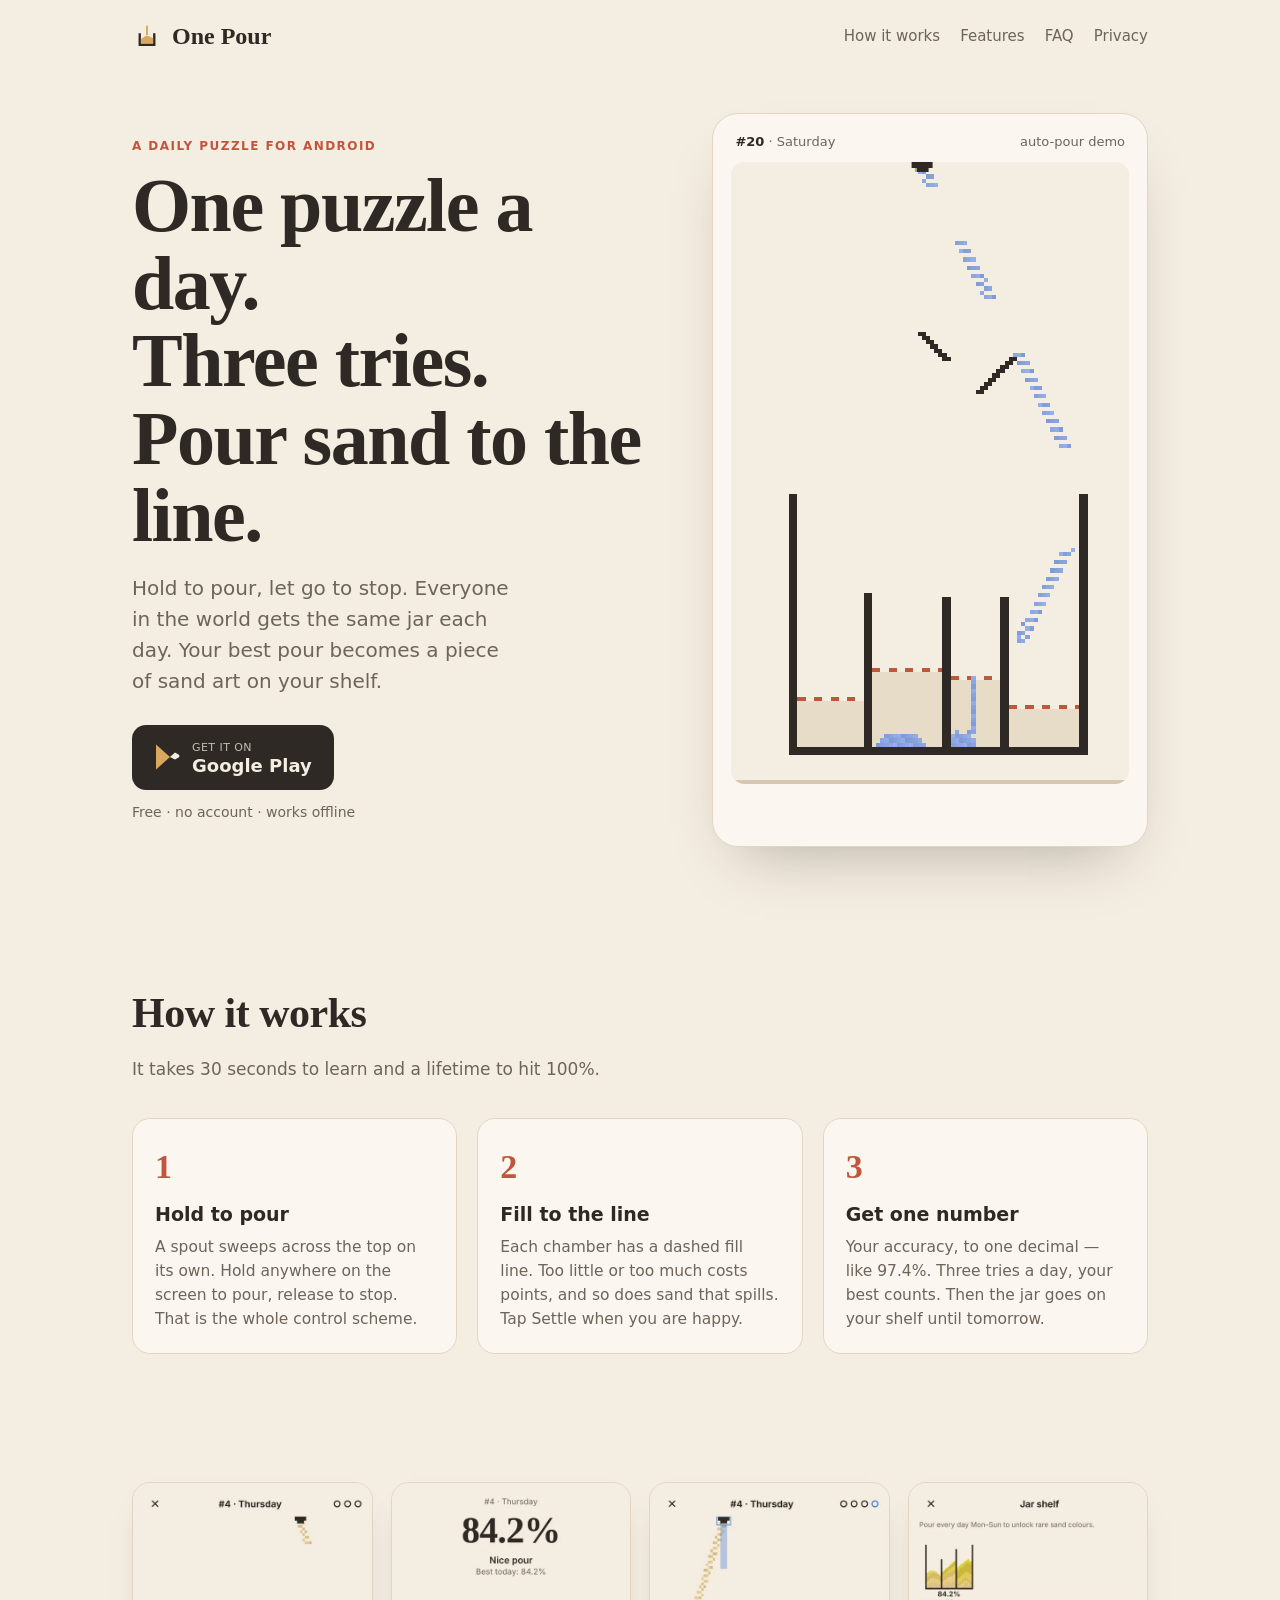
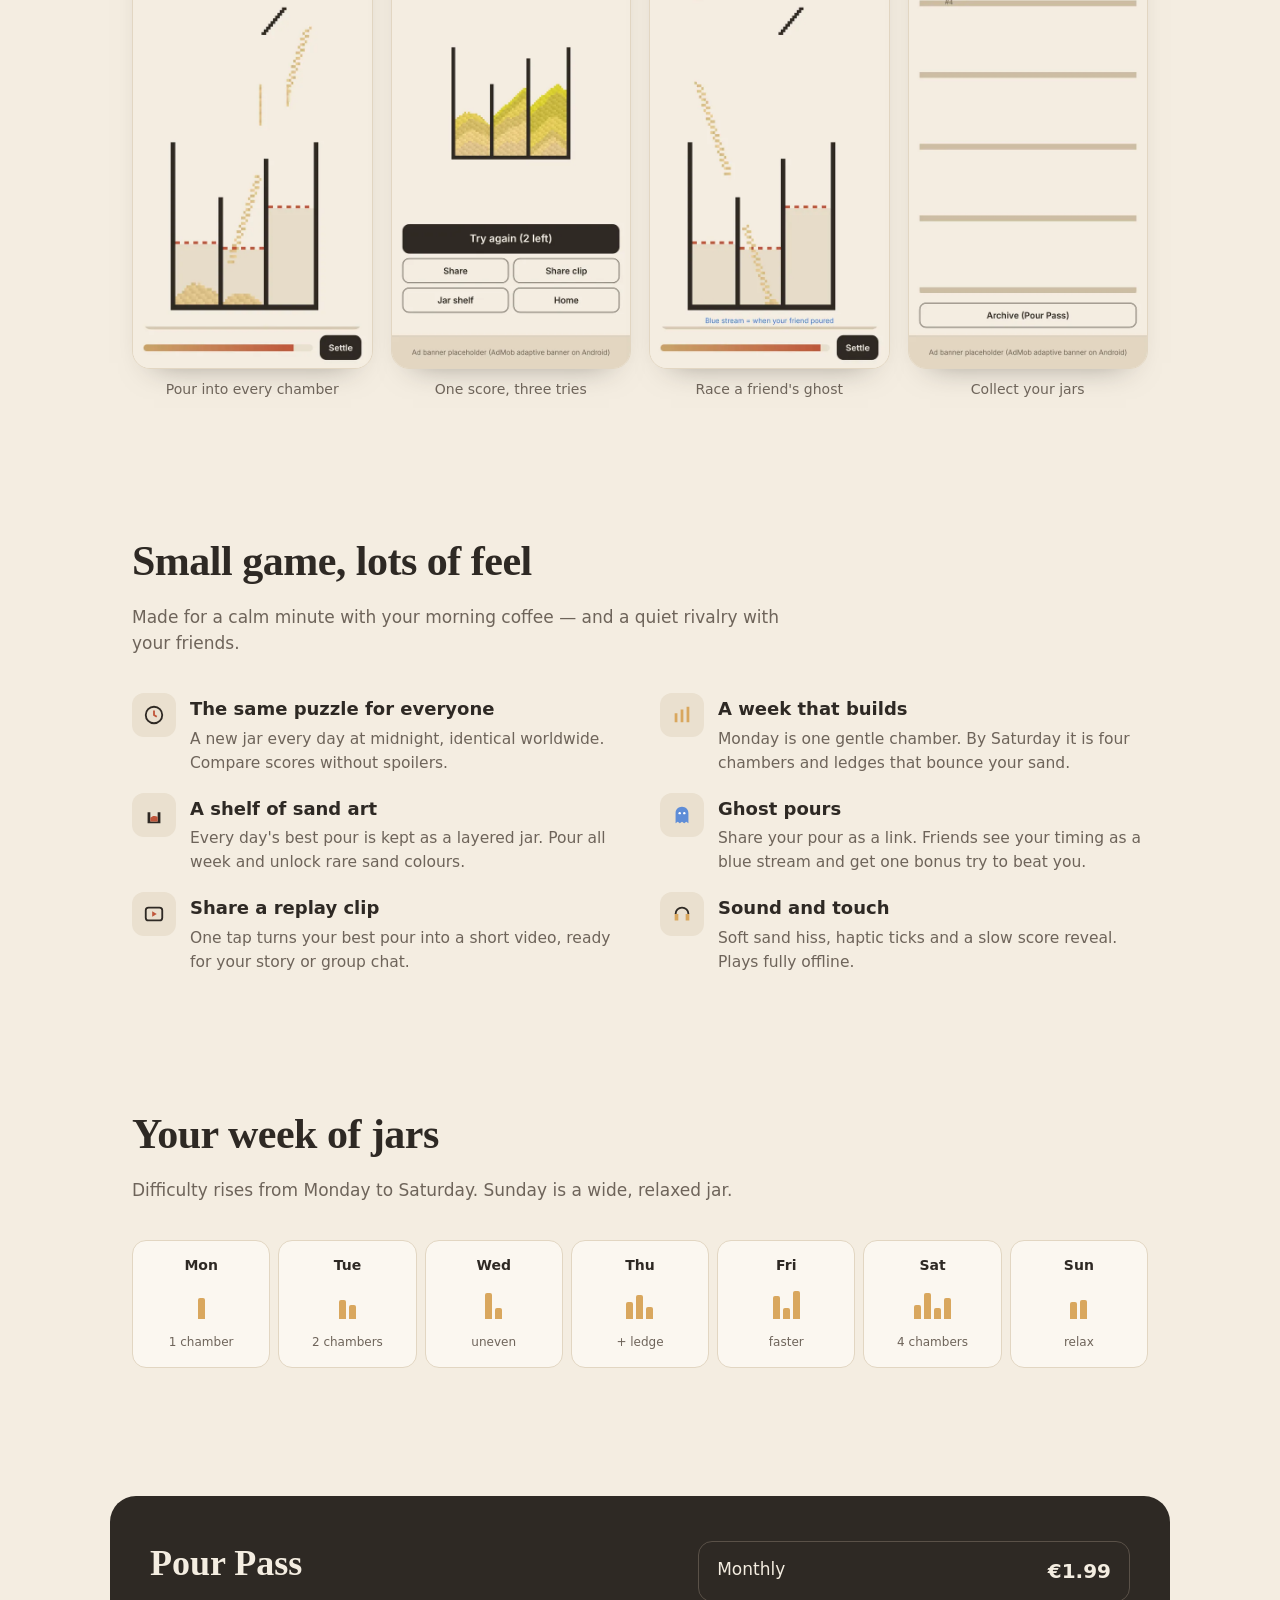
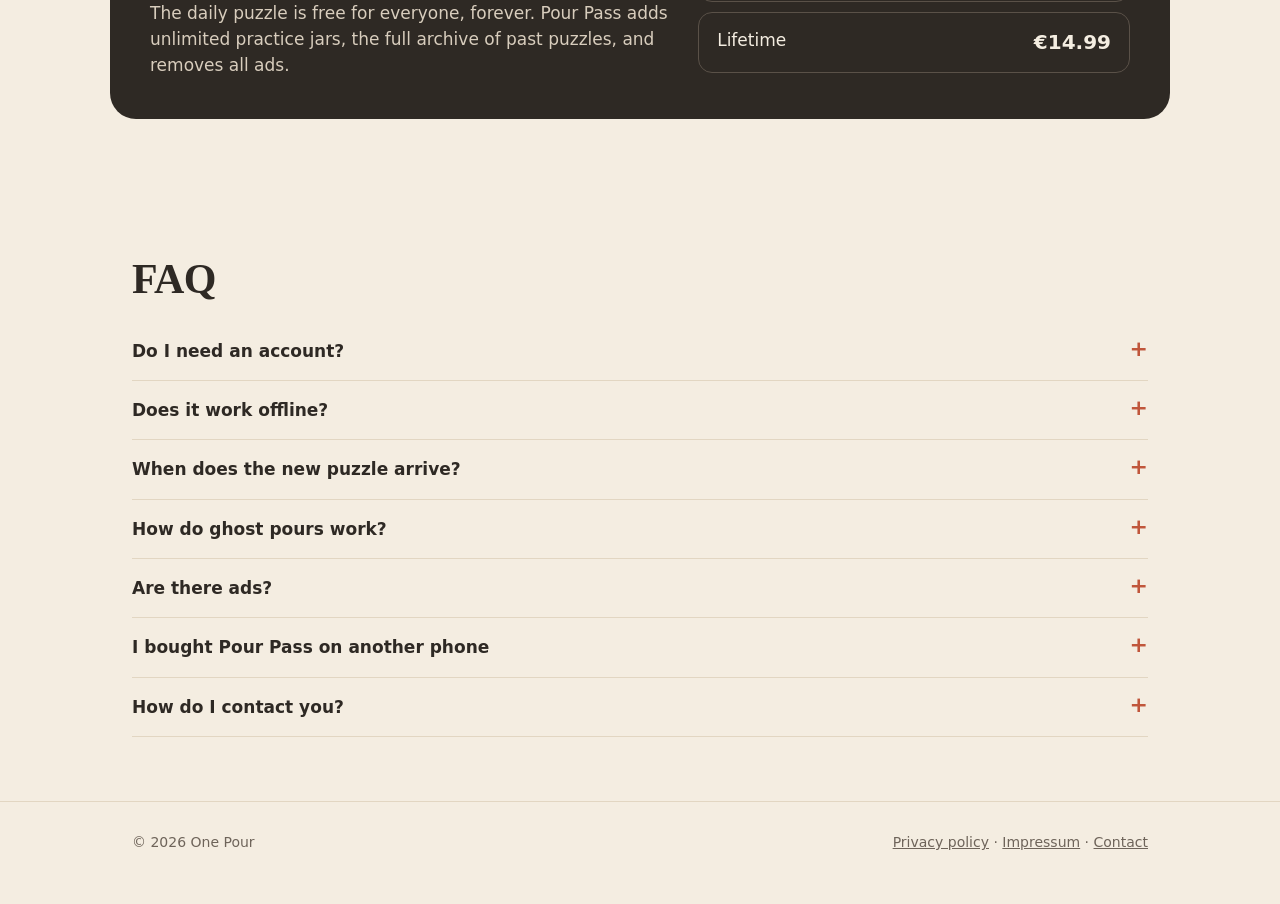
<file: index.html>
<!DOCTYPE html>
<html lang="en">
<head>
<meta charset="utf-8">
<meta name="viewport" content="width=device-width, initial-scale=1">
<title>One Pour — the daily sand puzzle</title>
<meta name="description" content="One puzzle a day. Three tries. Pour sand to the line. A calm, tactile daily puzzle for Android.">
<meta property="og:title" content="One Pour — the daily sand puzzle">
<meta property="og:description" content="One puzzle a day. Three tries. Pour sand to the line.">
<meta property="og:image" content="https://onepour.app/img/shot-result.webp">
<meta property="og:type" content="website">
<meta name="theme-color" content="#F4EDE1">
<link rel="icon" href="data:image/svg+xml,%3Csvg xmlns='http://www.w3.org/2000/svg' viewBox='0 0 32 32'%3E%3Crect width='32' height='32' rx='7' fill='%23F4EDE1'/%3E%3Cpath d='M7 12h2.5v11h13V12H25v13.5H7z' fill='%232E2924'/%3E%3Cpath d='M9.5 18l5-3h3l5 2v6h-13z' fill='%23D9A75E'/%3E%3Cpath d='M15 4h2v10h-2z' fill='%23D9A75E'/%3E%3C/svg%3E">
<link rel="stylesheet" href="style.css">
</head>
<body>
<header class="wrap nav">
  <a class="brand" href="./">
    <svg width="30" height="30" viewBox="0 0 32 32" aria-hidden="true"><path d="M7 12h2.5v11h13V12H25v13.5H7z" fill="#2E2924"/><path d="M9.5 18l5-3h3l5 2v6h-13z" fill="#D9A75E"/><path d="M15 4h2v10h-2z" fill="#D9A75E"/></svg>
    One Pour
  </a>
  <nav class="nav-links">
    <a href="#how">How it works</a>
    <a href="#features">Features</a>
    <a href="#faq">FAQ</a>
    <a class="keep" href="privacy.html">Privacy</a>
  </nav>
</header>

<main>
  <div class="wrap hero">
    <div>
      <div class="eyebrow">A daily puzzle for Android</div>
      <h1>One puzzle a day.<br>Three tries.<br>Pour sand to the line.</h1>
      <p class="lead">Hold to pour, let go to stop. Everyone in the world gets the same jar each day. Your best pour becomes a piece of sand art on your shelf.</p>
      <a class="cta" id="playLink" href="https://play.google.com/store/apps/details?id=com.seus.onepour">
        <svg width="26" height="28" viewBox="0 0 26 28" aria-hidden="true"><path d="M2 1.5l14 12.5L2 26.5z" fill="#D9A75E"/><path d="M16 14l5-4.5 3.5 2c1.3.8 1.3 2.2 0 3l-3.5 2z" fill="#F4EDE1"/></svg>
        <span><small>Get it on</small><b>Google Play</b></span>
      </a>
      <div class="cta-note">Free · no account · works offline</div>
    </div>
    <div class="demo-card" aria-label="Live demo of a pour">
      <div class="demo-top"><span><b id="demoNum">Today's jar</b> · <span id="demoDay"></span></span><span>auto-pour demo</span></div>
      <canvas id="demo" width="384" height="600"></canvas>
      <div class="demo-score" id="demoScore"></div>
    </div>
  </div>

  <section id="how">
    <div class="wrap">
      <h2 class="section-title">How it works</h2>
      <p class="section-lead">It takes 30 seconds to learn and a lifetime to hit 100%.</p>
      <div class="steps">
        <div class="step"><h3>Hold to pour</h3><p>A spout sweeps across the top on its own. Hold anywhere on the screen to pour, release to stop. That is the whole control scheme.</p></div>
        <div class="step"><h3>Fill to the line</h3><p>Each chamber has a dashed fill line. Too little or too much costs points, and so does sand that spills. Tap Settle when you are happy.</p></div>
        <div class="step"><h3>Get one number</h3><p>Your accuracy, to one decimal — like 97.4%. Three tries a day, your best counts. Then the jar goes on your shelf until tomorrow.</p></div>
      </div>
    </div>
  </section>

  <section>
    <div class="wrap">
      <div class="shots">
        <figure><img src="img/shot-pour.webp" alt="Pouring sand into a three-chamber jar" loading="lazy"><figcaption>Pour into every chamber</figcaption></figure>
        <figure><img src="img/shot-result.webp" alt="Result screen with a score" loading="lazy"><figcaption>One score, three tries</figcaption></figure>
        <figure><img src="img/shot-ghost.webp" alt="Ghost pour showing a friend's timing in blue" loading="lazy"><figcaption>Race a friend's ghost</figcaption></figure>
        <figure><img src="img/shot-shelf.webp" alt="Shelf of collected sand jars" loading="lazy"><figcaption>Collect your jars</figcaption></figure>
      </div>
    </div>
  </section>

  <section id="features">
    <div class="wrap">
      <h2 class="section-title">Small game, lots of feel</h2>
      <p class="section-lead">Made for a calm minute with your morning coffee — and a quiet rivalry with your friends.</p>
      <div class="features">
        <div class="feature"><div class="ico"><svg width="22" height="22" viewBox="0 0 24 24"><circle cx="12" cy="12" r="9" fill="none" stroke="#2E2924" stroke-width="2"/><path d="M12 7v5l3 2" stroke="#C0563B" stroke-width="2" fill="none"/></svg></div><div><h3>The same puzzle for everyone</h3><p>A new jar every day at midnight, identical worldwide. Compare scores without spoilers.</p></div></div>
        <div class="feature"><div class="ico"><svg width="22" height="22" viewBox="0 0 24 24"><path d="M4 20V10h3v10zM10.5 20V6h3v14zM17 20V3h3v17z" fill="#D9A75E"/></svg></div><div><h3>A week that builds</h3><p>Monday is one gentle chamber. By Saturday it is four chambers and ledges that bounce your sand.</p></div></div>
        <div class="feature"><div class="ico"><svg width="22" height="22" viewBox="0 0 24 24"><path d="M5 9h3v10h8V9h3v12H5z" fill="#2E2924"/><path d="M8 15l3-2h2l3 1v5H8z" fill="#C0563B"/></svg></div><div><h3>A shelf of sand art</h3><p>Every day's best pour is kept as a layered jar. Pour all week and unlock rare sand colours.</p></div></div>
        <div class="feature"><div class="ico"><svg width="22" height="22" viewBox="0 0 24 24"><path d="M12 3c4 0 7 3 7 7v11l-2.3-1.6L14.4 21 12 19.4 9.6 21l-2.3-1.6L5 21V10c0-4 3-7 7-7z" fill="#3C78D8" opacity=".8"/><circle cx="9.5" cy="10" r="1.3" fill="#fff"/><circle cx="14.5" cy="10" r="1.3" fill="#fff"/></svg></div><div><h3>Ghost pours</h3><p>Share your pour as a link. Friends see your timing as a blue stream and get one bonus try to beat you.</p></div></div>
        <div class="feature"><div class="ico"><svg width="22" height="22" viewBox="0 0 24 24"><rect x="3" y="5" width="18" height="14" rx="3" fill="none" stroke="#2E2924" stroke-width="2"/><path d="M10 9l5 3-5 3z" fill="#C0563B"/></svg></div><div><h3>Share a replay clip</h3><p>One tap turns your best pour into a short video, ready for your story or group chat.</p></div></div>
        <div class="feature"><div class="ico"><svg width="22" height="22" viewBox="0 0 24 24"><path d="M5 12a7 7 0 0114 0" fill="none" stroke="#2E2924" stroke-width="2"/><path d="M4 12h4v7H4zM16 12h4v7h-4z" fill="#D9A75E"/></svg></div><div><h3>Sound and touch</h3><p>Soft sand hiss, haptic ticks and a slow score reveal. Plays fully offline.</p></div></div>
      </div>
    </div>
  </section>

  <section>
    <div class="wrap">
      <h2 class="section-title">Your week of jars</h2>
      <p class="section-lead">Difficulty rises from Monday to Saturday. Sunday is a wide, relaxed jar.</p>
      <div class="week">
        <div class="day"><b>Mon</b><div class="bars"><i style="height:60%"></i></div><span>1 chamber</span></div>
        <div class="day"><b>Tue</b><div class="bars"><i style="height:55%"></i><i style="height:40%"></i></div><span>2 chambers</span></div>
        <div class="day"><b>Wed</b><div class="bars"><i style="height:75%"></i><i style="height:30%"></i></div><span>uneven</span></div>
        <div class="day"><b>Thu</b><div class="bars"><i style="height:50%"></i><i style="height:70%"></i><i style="height:35%"></i></div><span>+ ledge</span></div>
        <div class="day"><b>Fri</b><div class="bars"><i style="height:65%"></i><i style="height:30%"></i><i style="height:80%"></i></div><span>faster</span></div>
        <div class="day"><b>Sat</b><div class="bars"><i style="height:40%"></i><i style="height:75%"></i><i style="height:30%"></i><i style="height:60%"></i></div><span>4 chambers</span></div>
        <div class="day"><b>Sun</b><div class="bars"><i style="height:50%"></i><i style="height:55%"></i></div><span>relax</span></div>
      </div>
    </div>
  </section>

  <section>
    <div class="wrap pass">
      <div>
        <h2>Pour Pass</h2>
        <p>The daily puzzle is free for everyone, forever. Pour Pass adds unlimited practice jars, the full archive of past puzzles, and removes all ads.</p>
      </div>
      <div class="prices">
        <div class="price"><span>Monthly</span><b>€1.99</b></div>
        <div class="price"><span>Lifetime</span><b>€14.99</b></div>
      </div>
    </div>
  </section>

  <section id="faq">
    <div class="wrap faq">
      <h2 class="section-title">FAQ</h2>
      <details><summary>Do I need an account?</summary><p>No. There is no sign-up and no login. Your scores, streak and jars are stored on your phone.</p></details>
      <details><summary>Does it work offline?</summary><p>Yes. Puzzles are generated on your device from the date, so you can pour on a plane. Ads and purchases need a connection.</p></details>
      <details><summary>When does the new puzzle arrive?</summary><p>At midnight in your local time zone. Everyone gets the same puzzle for the same date.</p></details>
      <details><summary>How do ghost pours work?</summary><p>After a pour, tap Share. Your friend opens the link, sees your score, and gets one bonus try with your pour timing shown as a blue stream.</p></details>
      <details><summary>Are there ads?</summary><p>There are no ads while you pour. A small banner appears on menu screens, and an occasional full-screen ad may show between results. Pour Pass removes all ads.</p></details>
      <details><summary>I bought Pour Pass on another phone</summary><p>Install One Pour with the same Google account and open the app. Your purchase is restored automatically by Google Play.</p></details>
      <details><summary>How do I contact you?</summary><p>Email <a href="mailto:support@onepour.app">support@onepour.app</a>. We read everything.</p></details>
    </div>
  </section>
</main>

<footer>
  <div class="wrap">
    <span>© 2026 One Pour</span>
    <span><a href="privacy.html">Privacy policy</a> · <a href="impressum.html">Impressum</a> · <a href="mailto:support@onepour.app">Contact</a></span>
  </div>
</footer>

<script src="core.js"></script>
<script>
// Live hero demo: today's real puzzle, poured by the built-in reference bot, replayed on loop.
(function () {
  const C = window.OnePourCore, W = C.W, H = C.H;
  const cv = document.getElementById('demo'), ctx = cv.getContext('2d');
  const off = document.createElement('canvas'); off.width = W; off.height = H;
  const octx = off.getContext('2d');
  const reduce = window.matchMedia && matchMedia('(prefers-reduced-motion: reduce)').matches;
  const key = C.dateKey(new Date());
  const valid = C.puzzleNumber(key) >= 1;
  const level = C.generateLevel(valid ? key : '2026-11-19');
  document.getElementById('demoNum').textContent = valid ? '#' + level.number : 'Sample jar';
  document.getElementById('demoDay').textContent = level.dayName;
  const bot = C.botPlay(level);

  function draw(sim) {
    const img = octx.createImageData(W, H), d = img.data, g = sim.g, t = level.target;
    for (let i = 0; i < W * H; i++) {
      const c = g[i]; let r = 244, gg = 237, b = 225;
      if (c === 1) { if (i >= (H - 1) * W) { r = 214; gg = 200; b = 176; } else { r = 46; gg = 41; b = 36; } }
      else if (c >= 2) { const p = level.palette[c - 2], n = ((Math.imul(i, 2654435761) >>> 28) & 7) - 3; r = p[0] + n * 3; gg = p[1] + n * 3; b = p[2] + n * 3; }
      else if (t[i]) { r = 231; gg = 220; b = 200; }
      const o = i * 4; d[o] = r; d[o + 1] = gg; d[o + 2] = b; d[o + 3] = 255;
    }
    level.chambers.forEach((ch) => { const y = ch.fillTop - 1; for (let x = ch.a; x <= ch.b; x++) { const i = y * W + x; if (g[i] === 0 && (x - ch.a) % 4 < 2) { const o = i * 4; d[o] = 192; d[o + 1] = 86; d[o + 2] = 59; } } });
    octx.putImageData(img, 0, 0);
    ctx.imageSmoothingEnabled = false;
    ctx.drawImage(off, 0, 0, W, H, 0, 0, cv.width, cv.height);
    if (sim.finishStep < 0) {
      const sc = cv.width / W, sx = C.spoutXAt(level, sim.step + 1);
      ctx.fillStyle = '#2E2924'; ctx.fillRect((sx - 2) * sc, 0, 5 * sc, 1.5 * sc); ctx.fillRect((sx - 1) * sc, 1.5 * sc, 3 * sc, sc);
    }
  }

  const scoreEl = document.getElementById('demoScore');
  if (reduce) { const s = C.replay(level, bot.rec); draw(s); scoreEl.textContent = bot.score.toFixed(1) + '%'; return; }
  let sim, k, pause;
  function reset() { sim = new C.Sim(level); k = 0; pause = 0; scoreEl.textContent = ''; }
  reset();
  function frame() {
    if (sim.settled) {
      if (pause === 0) scoreEl.textContent = bot.score.toFixed(1) + '%';
      if (++pause > 150) reset();
    } else {
      for (let i = 0; i < 2 && !sim.settled; i++) {
        const ev = bot.rec.events;
        while (k < ev.length && ev[k] === sim.step) { sim.setHold(!sim.holding); k++; }
        if (sim.step === bot.rec.finishStep) sim.finish();
        sim.tick();
      }
    }
    draw(sim);
    requestAnimationFrame(frame);
  }
  requestAnimationFrame(frame);
})();
</script>
</body>
</html>
</file>
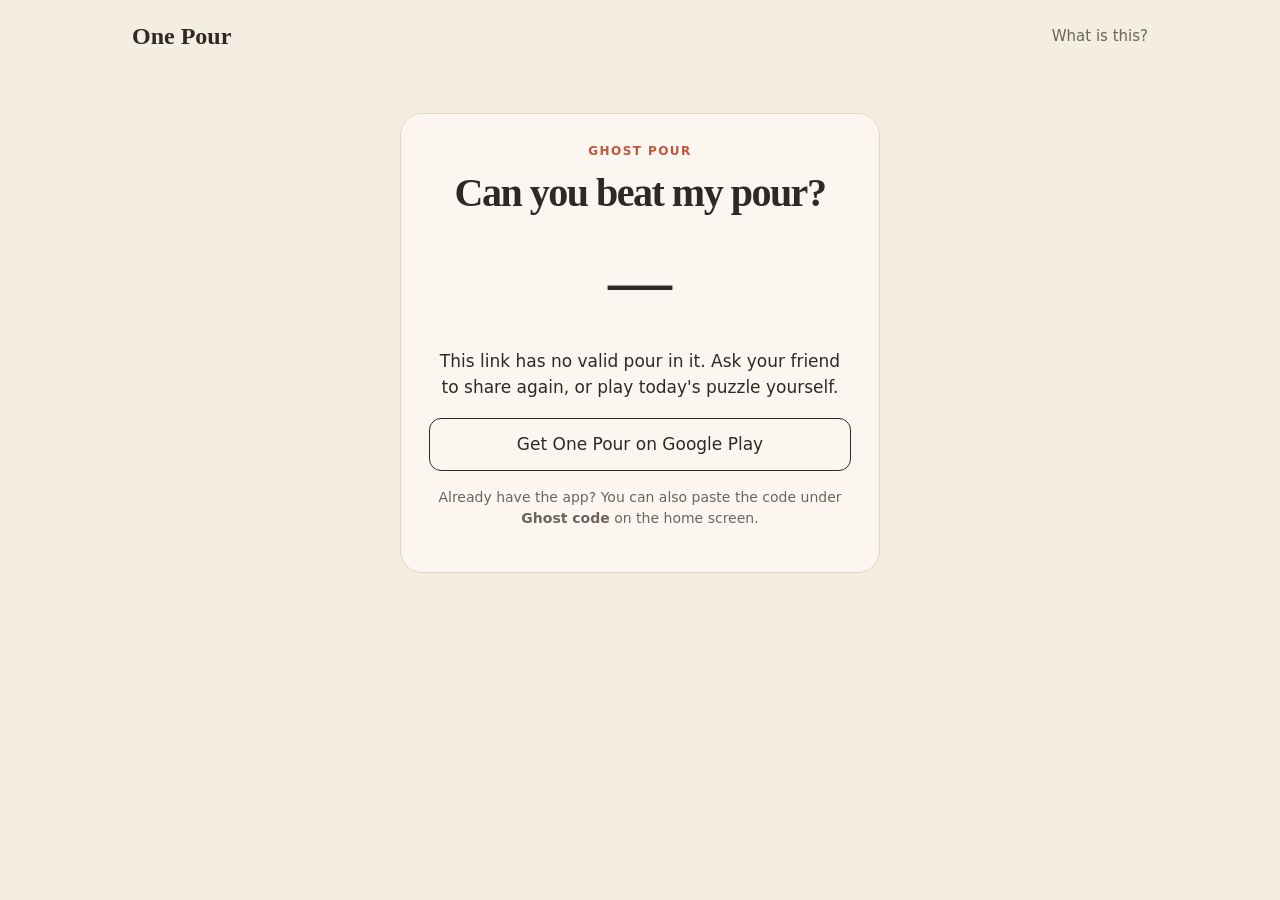
<file: g/index.html>
<!DOCTYPE html>
<html lang="en">
<head>
<meta charset="utf-8">
<meta name="viewport" content="width=device-width, initial-scale=1">
<title>A friend challenged you — One Pour</title>
<meta name="description" content="Beat your friend's sand pour in today's One Pour puzzle.">
<meta property="og:title" content="Can you beat my pour?">
<meta property="og:description" content="Today's One Pour puzzle. One bonus try to beat your friend.">
<meta property="og:image" content="https://onepour.app/img/shot-ghost.webp">
<meta name="robots" content="noindex">
<link rel="stylesheet" href="../style.css">
</head>
<body>
<header class="wrap nav">
  <a class="brand" href="../">One Pour</a>
  <nav class="nav-links"><a class="keep" href="../">What is this?</a></nav>
</header>
<main class="ghost">
  <div class="card">
    <div class="eyebrow" id="gPuzzle">Ghost pour</div>
    <h1>Can you beat my pour?</h1>
    <div class="score" id="gScore">—</div>
    <p id="gText">Open this link on an Android phone with One Pour installed to see the pour and get one bonus try.</p>
    <div class="btns">
      <a class="btn2 primary" id="gOpen" href="#">Open in One Pour</a>
      <a class="btn2" id="gPlay" href="https://play.google.com/store/apps/details?id=com.seus.onepour">Get One Pour on Google Play</a>
      <button class="btn2" id="gCopy" type="button">Copy ghost code</button>
    </div>
    <p style="font-size:14px;color:var(--ink-2);margin-top:16px">Already have the app? You can also paste the code under <b>Ghost code</b> on the home screen.</p>
    <code class="codebox" id="gCode"></code>
  </div>
</main>
<script src="../core.js"></script>
<script>
(function () {
  const C = window.OnePourCore;
  const PLAY = 'https://play.google.com/store/apps/details?id=com.seus.onepour';
  const code = (location.hash || '').replace(/^#(g=)?/, '');
  const g = code ? C.decodeCode(code) : null;
  const $ = (id) => document.getElementById(id);
  if (!g) {
    $('gText').textContent = 'This link has no valid pour in it. Ask your friend to share again, or play today\'s puzzle yourself.';
    $('gOpen').style.display = 'none'; $('gCopy').style.display = 'none'; $('gCode').style.display = 'none';
    return;
  }
  const lv = C.generateLevel(g.key);
  const today = C.dateKey(new Date());
  const num = C.puzzleNumber(g.key);
  $('gPuzzle').textContent = 'One Pour' + (num >= 1 ? ' #' + num : '') + ' · ' + lv.dayName;
  $('gScore').textContent = g.score.toFixed(1) + '%';
  $('gText').textContent = g.key === today
    ? 'This is today\'s puzzle. Open it in the app to see my pour as a blue stream and get one bonus try.'
    : 'This pour is from an earlier puzzle (' + g.key + '). Ghost bonus tries work on the same day; older puzzles are in the Pour Pass archive.';
  $('gCode').textContent = code;
  // Android: open the app if installed, otherwise fall back to the Play Store.
  $('gOpen').href = 'intent://g/' + code + '#Intent;scheme=onepour;package=com.seus.onepour;S.browser_fallback_url=' + encodeURIComponent(PLAY) + ';end';
  if (!/Android/i.test(navigator.userAgent)) $('gOpen').href = PLAY;
  $('gCopy').addEventListener('click', function () {
    const done = () => { this.textContent = 'Copied!'; setTimeout(() => (this.textContent = 'Copy ghost code'), 1600); };
    if (navigator.clipboard) navigator.clipboard.writeText(code).then(done, done); else done();
  });
})();
</script>
</body>
</html>
</file>
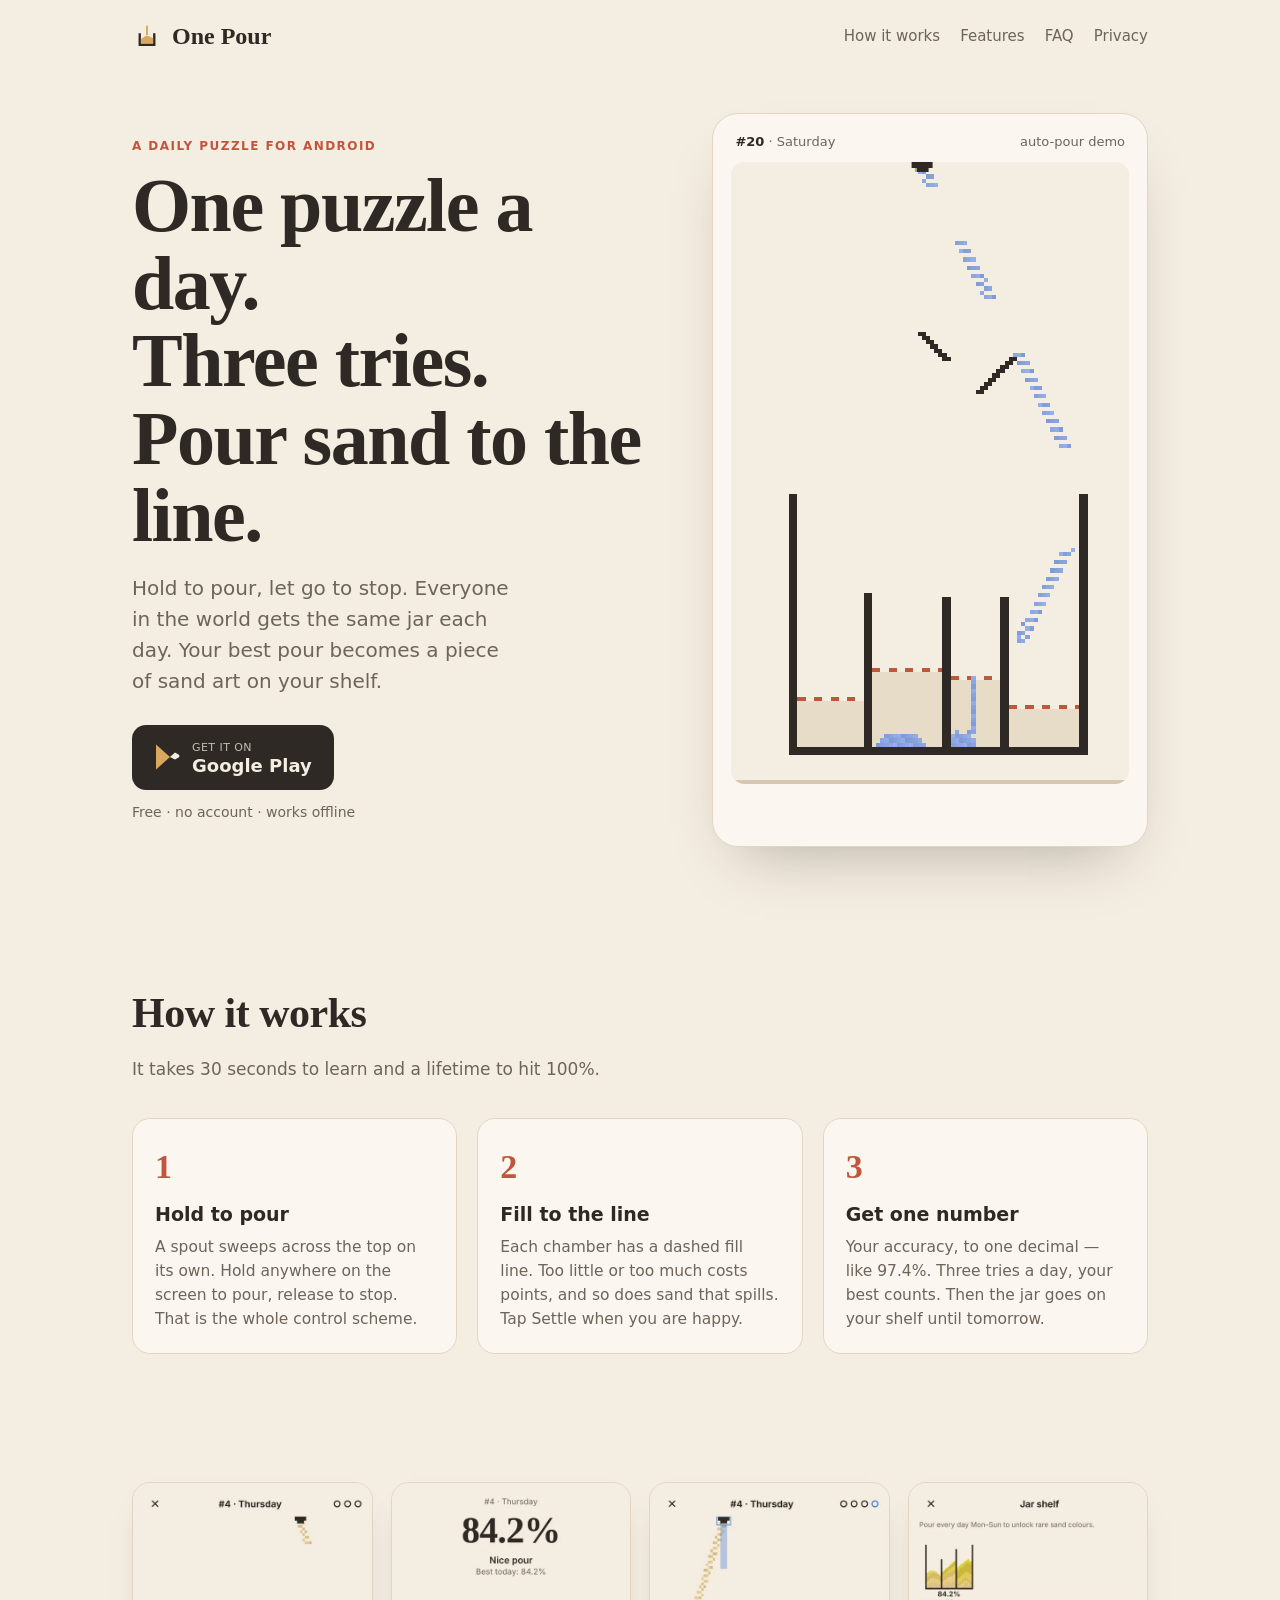
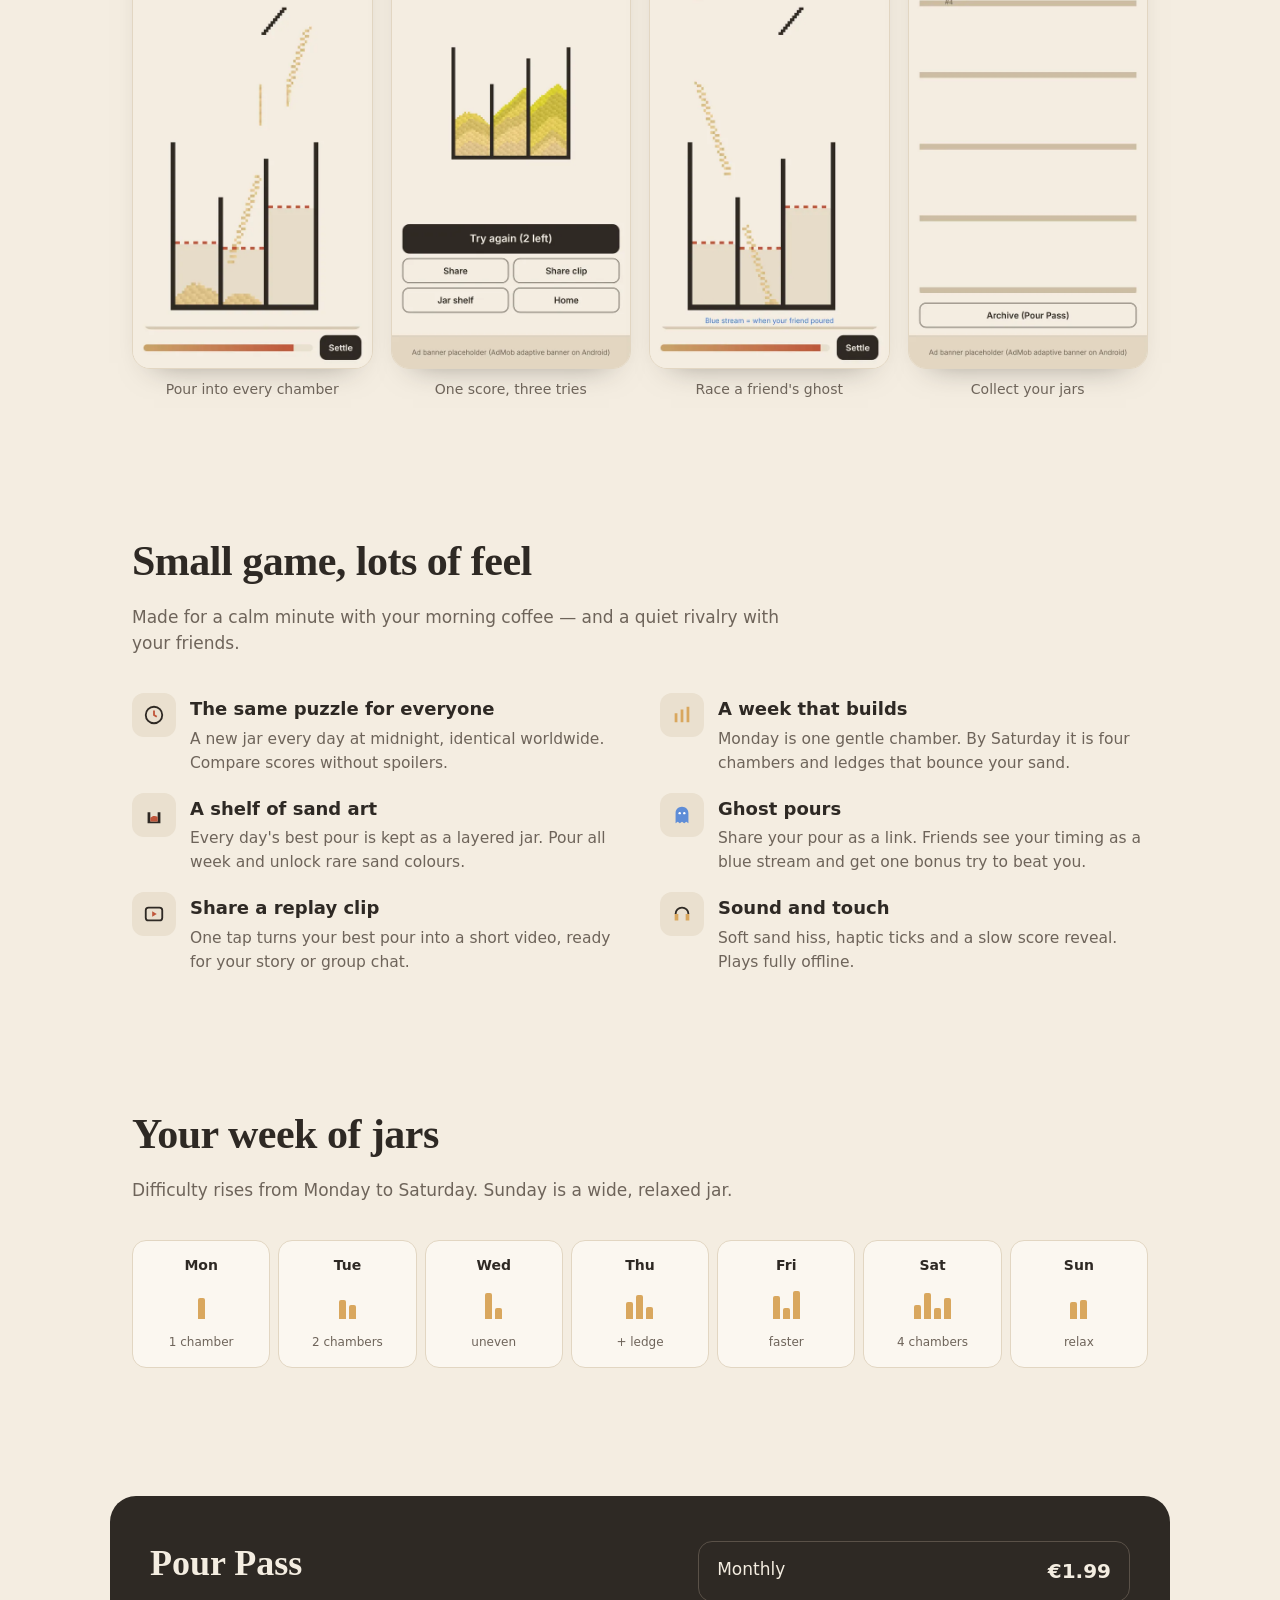
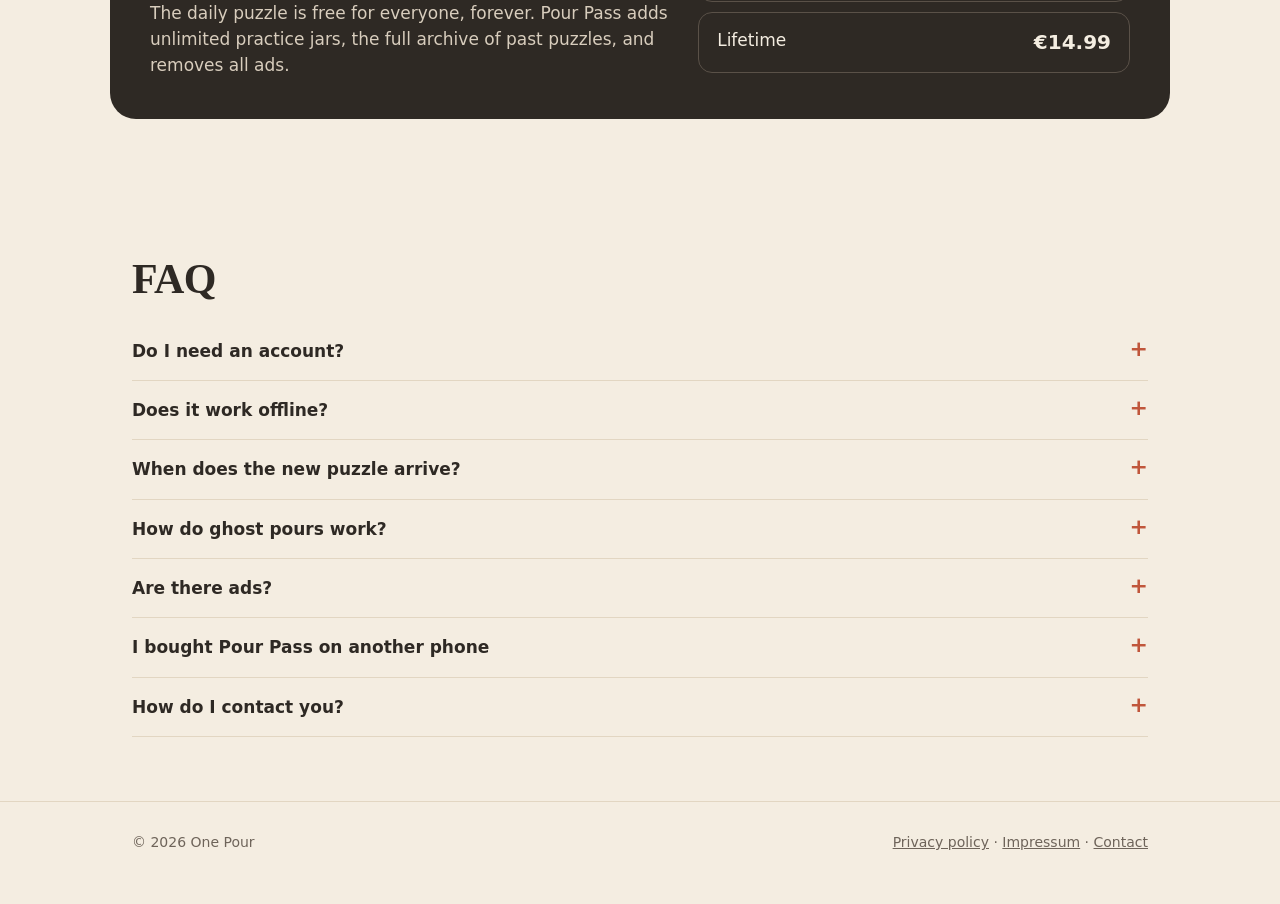
<file: onepour-repo/index.html>
<!DOCTYPE html>
<html lang="en">
<head>
<meta charset="utf-8">
<meta name="viewport" content="width=device-width, initial-scale=1">
<title>One Pour — the daily sand puzzle</title>
<meta name="description" content="One puzzle a day. Three tries. Pour sand to the line. A calm, tactile daily puzzle for Android.">
<meta property="og:title" content="One Pour — the daily sand puzzle">
<meta property="og:description" content="One puzzle a day. Three tries. Pour sand to the line.">
<meta property="og:image" content="https://ahseust-wq.github.io/onepour/img/shot-result.webp">
<meta property="og:type" content="website">
<meta property="og:url" content="https://ahseust-wq.github.io/onepour/">
<link rel="canonical" href="https://ahseust-wq.github.io/onepour/">
<meta name="theme-color" content="#F4EDE1">
<link rel="icon" href="data:image/svg+xml,%3Csvg xmlns='http://www.w3.org/2000/svg' viewBox='0 0 32 32'%3E%3Crect width='32' height='32' rx='7' fill='%23F4EDE1'/%3E%3Cpath d='M7 12h2.5v11h13V12H25v13.5H7z' fill='%232E2924'/%3E%3Cpath d='M9.5 18l5-3h3l5 2v6h-13z' fill='%23D9A75E'/%3E%3Cpath d='M15 4h2v10h-2z' fill='%23D9A75E'/%3E%3C/svg%3E">
<link rel="stylesheet" href="style.css">
</head>
<body>
<header class="wrap nav">
  <a class="brand" href="./">
    <svg width="30" height="30" viewBox="0 0 32 32" aria-hidden="true"><path d="M7 12h2.5v11h13V12H25v13.5H7z" fill="#2E2924"/><path d="M9.5 18l5-3h3l5 2v6h-13z" fill="#D9A75E"/><path d="M15 4h2v10h-2z" fill="#D9A75E"/></svg>
    One Pour
  </a>
  <nav class="nav-links">
    <a href="#how">How it works</a>
    <a href="#features">Features</a>
    <a href="#faq">FAQ</a>
    <a class="keep" href="privacy.html">Privacy</a>
  </nav>
</header>

<main>
  <div class="wrap hero">
    <div>
      <div class="eyebrow">A daily puzzle for Android</div>
      <h1>One puzzle a day.<br>Three tries.<br>Pour sand to the line.</h1>
      <p class="lead">Hold to pour, let go to stop. Everyone in the world gets the same jar each day. Your best pour becomes a piece of sand art on your shelf.</p>
      <a class="cta" id="playLink" href="https://play.google.com/store/apps/details?id=com.seus.onepour">
        <svg width="26" height="28" viewBox="0 0 26 28" aria-hidden="true"><path d="M2 1.5l14 12.5L2 26.5z" fill="#D9A75E"/><path d="M16 14l5-4.5 3.5 2c1.3.8 1.3 2.2 0 3l-3.5 2z" fill="#F4EDE1"/></svg>
        <span><small>Get it on</small><b>Google Play</b></span>
      </a>
      <div class="cta-note">Free · no account · works offline</div>
    </div>
    <div class="demo-card" aria-label="Live demo of a pour">
      <div class="demo-top"><span><b id="demoNum">Today's jar</b> · <span id="demoDay"></span></span><span>auto-pour demo</span></div>
      <canvas id="demo" width="384" height="600"></canvas>
      <div class="demo-score" id="demoScore"></div>
    </div>
  </div>

  <section id="how">
    <div class="wrap">
      <h2 class="section-title">How it works</h2>
      <p class="section-lead">It takes 30 seconds to learn and a lifetime to hit 100%.</p>
      <div class="steps">
        <div class="step"><h3>Hold to pour</h3><p>A spout sweeps across the top on its own. Hold anywhere on the screen to pour, release to stop. That is the whole control scheme.</p></div>
        <div class="step"><h3>Fill to the line</h3><p>Each chamber has a dashed fill line. Too little or too much costs points, and so does sand that spills. Tap Settle when you are happy.</p></div>
        <div class="step"><h3>Get one number</h3><p>Your accuracy, to one decimal — like 97.4%. Three tries a day, your best counts. Then the jar goes on your shelf until tomorrow.</p></div>
      </div>
    </div>
  </section>

  <section>
    <div class="wrap">
      <div class="shots">
        <figure><img src="img/shot-pour.webp" alt="Pouring sand into a three-chamber jar" loading="lazy"><figcaption>Pour into every chamber</figcaption></figure>
        <figure><img src="img/shot-result.webp" alt="Result screen with a score" loading="lazy"><figcaption>One score, three tries</figcaption></figure>
        <figure><img src="img/shot-ghost.webp" alt="Ghost pour showing a friend's timing in blue" loading="lazy"><figcaption>Race a friend's ghost</figcaption></figure>
        <figure><img src="img/shot-shelf.webp" alt="Shelf of collected sand jars" loading="lazy"><figcaption>Collect your jars</figcaption></figure>
      </div>
    </div>
  </section>

  <section id="features">
    <div class="wrap">
      <h2 class="section-title">Small game, lots of feel</h2>
      <p class="section-lead">Made for a calm minute with your morning coffee — and a quiet rivalry with your friends.</p>
      <div class="features">
        <div class="feature"><div class="ico"><svg width="22" height="22" viewBox="0 0 24 24"><circle cx="12" cy="12" r="9" fill="none" stroke="#2E2924" stroke-width="2"/><path d="M12 7v5l3 2" stroke="#C0563B" stroke-width="2" fill="none"/></svg></div><div><h3>The same puzzle for everyone</h3><p>A new jar every day at midnight, identical worldwide. Compare scores without spoilers.</p></div></div>
        <div class="feature"><div class="ico"><svg width="22" height="22" viewBox="0 0 24 24"><path d="M4 20V10h3v10zM10.5 20V6h3v14zM17 20V3h3v17z" fill="#D9A75E"/></svg></div><div><h3>A week that builds</h3><p>Monday is one gentle chamber. By Saturday it is four chambers and ledges that bounce your sand.</p></div></div>
        <div class="feature"><div class="ico"><svg width="22" height="22" viewBox="0 0 24 24"><path d="M5 9h3v10h8V9h3v12H5z" fill="#2E2924"/><path d="M8 15l3-2h2l3 1v5H8z" fill="#C0563B"/></svg></div><div><h3>A shelf of sand art</h3><p>Every day's best pour is kept as a layered jar. Pour all week and unlock rare sand colours.</p></div></div>
        <div class="feature"><div class="ico"><svg width="22" height="22" viewBox="0 0 24 24"><path d="M12 3c4 0 7 3 7 7v11l-2.3-1.6L14.4 21 12 19.4 9.6 21l-2.3-1.6L5 21V10c0-4 3-7 7-7z" fill="#3C78D8" opacity=".8"/><circle cx="9.5" cy="10" r="1.3" fill="#fff"/><circle cx="14.5" cy="10" r="1.3" fill="#fff"/></svg></div><div><h3>Ghost pours</h3><p>Share your pour as a link. Friends see your timing as a blue stream and get one bonus try to beat you.</p></div></div>
        <div class="feature"><div class="ico"><svg width="22" height="22" viewBox="0 0 24 24"><rect x="3" y="5" width="18" height="14" rx="3" fill="none" stroke="#2E2924" stroke-width="2"/><path d="M10 9l5 3-5 3z" fill="#C0563B"/></svg></div><div><h3>Share a replay clip</h3><p>One tap turns your best pour into a short video, ready for your story or group chat.</p></div></div>
        <div class="feature"><div class="ico"><svg width="22" height="22" viewBox="0 0 24 24"><path d="M5 12a7 7 0 0114 0" fill="none" stroke="#2E2924" stroke-width="2"/><path d="M4 12h4v7H4zM16 12h4v7h-4z" fill="#D9A75E"/></svg></div><div><h3>Sound and touch</h3><p>Soft sand hiss, haptic ticks and a slow score reveal. Plays fully offline.</p></div></div>
      </div>
    </div>
  </section>

  <section>
    <div class="wrap">
      <h2 class="section-title">Your week of jars</h2>
      <p class="section-lead">Difficulty rises from Monday to Saturday. Sunday is a wide, relaxed jar.</p>
      <div class="week">
        <div class="day"><b>Mon</b><div class="bars"><i style="height:60%"></i></div><span>1 chamber</span></div>
        <div class="day"><b>Tue</b><div class="bars"><i style="height:55%"></i><i style="height:40%"></i></div><span>2 chambers</span></div>
        <div class="day"><b>Wed</b><div class="bars"><i style="height:75%"></i><i style="height:30%"></i></div><span>uneven</span></div>
        <div class="day"><b>Thu</b><div class="bars"><i style="height:50%"></i><i style="height:70%"></i><i style="height:35%"></i></div><span>+ ledge</span></div>
        <div class="day"><b>Fri</b><div class="bars"><i style="height:65%"></i><i style="height:30%"></i><i style="height:80%"></i></div><span>faster</span></div>
        <div class="day"><b>Sat</b><div class="bars"><i style="height:40%"></i><i style="height:75%"></i><i style="height:30%"></i><i style="height:60%"></i></div><span>4 chambers</span></div>
        <div class="day"><b>Sun</b><div class="bars"><i style="height:50%"></i><i style="height:55%"></i></div><span>relax</span></div>
      </div>
    </div>
  </section>

  <section>
    <div class="wrap pass">
      <div>
        <h2>Pour Pass</h2>
        <p>The daily puzzle is free for everyone, forever. Pour Pass adds unlimited practice jars, the full archive of past puzzles, and removes all ads.</p>
      </div>
      <div class="prices">
        <div class="price"><span>Monthly</span><b>€1.99</b></div>
        <div class="price"><span>Lifetime</span><b>€14.99</b></div>
      </div>
    </div>
  </section>

  <section id="faq">
    <div class="wrap faq">
      <h2 class="section-title">FAQ</h2>
      <details><summary>Do I need an account?</summary><p>No. There is no sign-up and no login. Your scores, streak and jars are stored on your phone.</p></details>
      <details><summary>Does it work offline?</summary><p>Yes. Puzzles are generated on your device from the date, so you can pour on a plane. Ads and purchases need a connection.</p></details>
      <details><summary>When does the new puzzle arrive?</summary><p>At midnight in your local time zone. Everyone gets the same puzzle for the same date.</p></details>
      <details><summary>How do ghost pours work?</summary><p>After a pour, tap Share. Your friend opens the link, sees your score, and gets one bonus try with your pour timing shown as a blue stream.</p></details>
      <details><summary>Are there ads?</summary><p>There are no ads while you pour. A small banner appears on menu screens, and an occasional full-screen ad may show between results. Pour Pass removes all ads.</p></details>
      <details><summary>I bought Pour Pass on another phone</summary><p>Install One Pour with the same Google account and open the app. Your purchase is restored automatically by Google Play.</p></details>
      <details><summary>How do I contact you?</summary><p>Email <a href="mailto:__CONTACT_EMAIL__">__CONTACT_EMAIL__</a>. We read everything.</p></details>
    </div>
  </section>
</main>

<footer>
  <div class="wrap">
    <span>© 2026 One Pour</span>
    <span><a href="privacy.html">Privacy policy</a> · <a href="impressum.html">Impressum</a> · <a href="mailto:__CONTACT_EMAIL__">Contact</a></span>
  </div>
</footer>

<script src="core.js"></script>
<script>
// Live hero demo: today's real puzzle, poured by the built-in reference bot, replayed on loop.
(function () {
  const C = window.OnePourCore, W = C.W, H = C.H;
  const cv = document.getElementById('demo'), ctx = cv.getContext('2d');
  const off = document.createElement('canvas'); off.width = W; off.height = H;
  const octx = off.getContext('2d');
  const reduce = window.matchMedia && matchMedia('(prefers-reduced-motion: reduce)').matches;
  const key = C.dateKey(new Date());
  const valid = C.puzzleNumber(key) >= 1;
  const level = C.generateLevel(valid ? key : '2026-11-19');
  document.getElementById('demoNum').textContent = valid ? '#' + level.number : 'Sample jar';
  document.getElementById('demoDay').textContent = level.dayName;
  const bot = C.botPlay(level);

  function draw(sim) {
    const img = octx.createImageData(W, H), d = img.data, g = sim.g, t = level.target;
    for (let i = 0; i < W * H; i++) {
      const c = g[i]; let r = 244, gg = 237, b = 225;
      if (c === 1) { if (i >= (H - 1) * W) { r = 214; gg = 200; b = 176; } else { r = 46; gg = 41; b = 36; } }
      else if (c >= 2) { const p = level.palette[c - 2], n = ((Math.imul(i, 2654435761) >>> 28) & 7) - 3; r = p[0] + n * 3; gg = p[1] + n * 3; b = p[2] + n * 3; }
      else if (t[i]) { r = 231; gg = 220; b = 200; }
      const o = i * 4; d[o] = r; d[o + 1] = gg; d[o + 2] = b; d[o + 3] = 255;
    }
    level.chambers.forEach((ch) => { const y = ch.fillTop - 1; for (let x = ch.a; x <= ch.b; x++) { const i = y * W + x; if (g[i] === 0 && (x - ch.a) % 4 < 2) { const o = i * 4; d[o] = 192; d[o + 1] = 86; d[o + 2] = 59; } } });
    octx.putImageData(img, 0, 0);
    ctx.imageSmoothingEnabled = false;
    ctx.drawImage(off, 0, 0, W, H, 0, 0, cv.width, cv.height);
    if (sim.finishStep < 0) {
      const sc = cv.width / W, sx = C.spoutXAt(level, sim.step + 1);
      ctx.fillStyle = '#2E2924'; ctx.fillRect((sx - 2) * sc, 0, 5 * sc, 1.5 * sc); ctx.fillRect((sx - 1) * sc, 1.5 * sc, 3 * sc, sc);
    }
  }

  const scoreEl = document.getElementById('demoScore');
  if (reduce) { const s = C.replay(level, bot.rec); draw(s); scoreEl.textContent = bot.score.toFixed(1) + '%'; return; }
  let sim, k, pause;
  function reset() { sim = new C.Sim(level); k = 0; pause = 0; scoreEl.textContent = ''; }
  reset();
  function frame() {
    if (sim.settled) {
      if (pause === 0) scoreEl.textContent = bot.score.toFixed(1) + '%';
      if (++pause > 150) reset();
    } else {
      for (let i = 0; i < 2 && !sim.settled; i++) {
        const ev = bot.rec.events;
        while (k < ev.length && ev[k] === sim.step) { sim.setHold(!sim.holding); k++; }
        if (sim.step === bot.rec.finishStep) sim.finish();
        sim.tick();
      }
    }
    draw(sim);
    requestAnimationFrame(frame);
  }
  requestAnimationFrame(frame);
})();
</script>
</body>
</html>
</file>
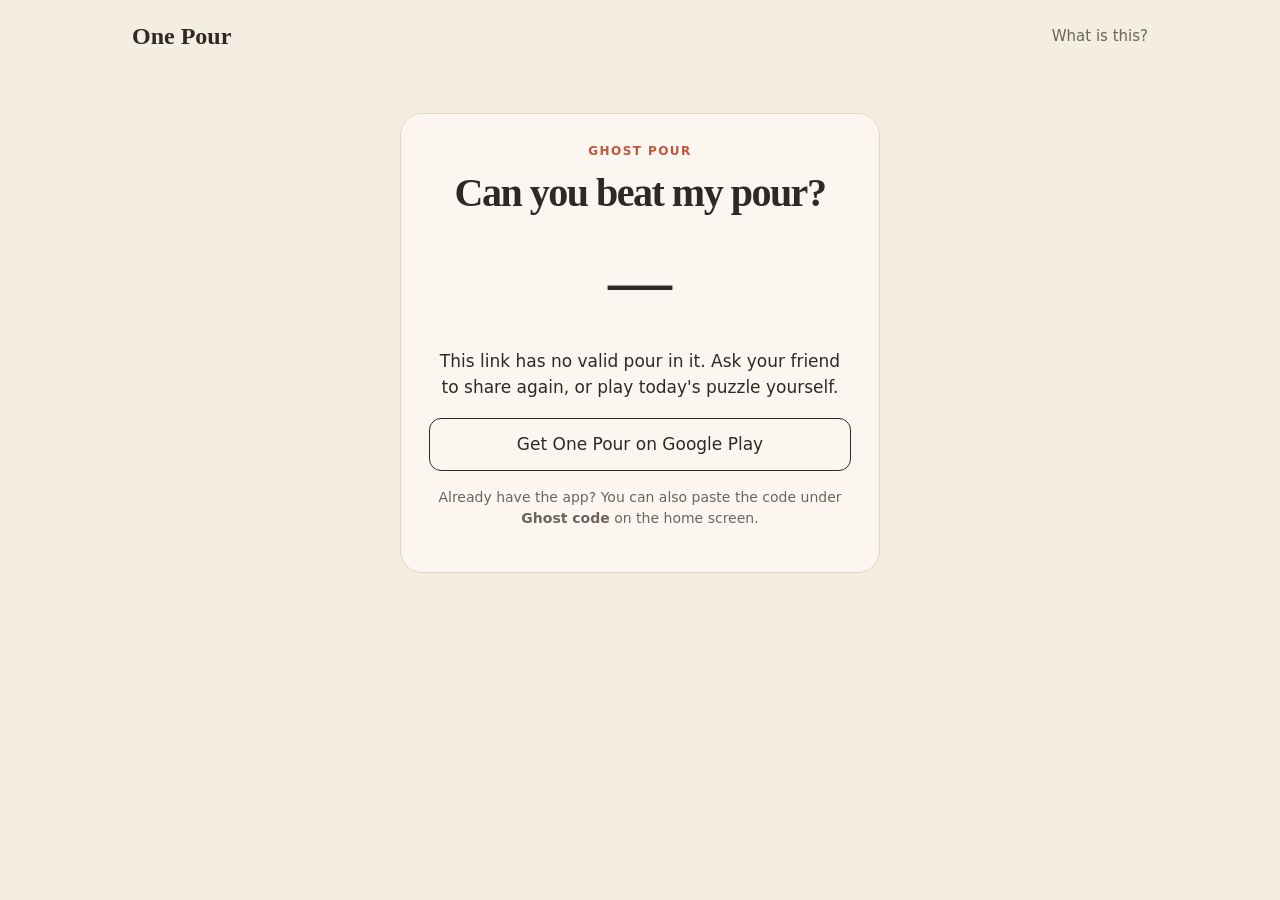
<file: onepour-repo/g/index.html>
<!DOCTYPE html>
<html lang="en">
<head>
<meta charset="utf-8">
<meta name="viewport" content="width=device-width, initial-scale=1">
<title>A friend challenged you — One Pour</title>
<meta name="description" content="Beat your friend's sand pour in today's One Pour puzzle.">
<meta property="og:title" content="Can you beat my pour?">
<meta property="og:description" content="Today's One Pour puzzle. One bonus try to beat your friend.">
<meta property="og:image" content="https://ahseust-wq.github.io/onepour/img/shot-ghost.webp">
<meta name="robots" content="noindex">
<link rel="stylesheet" href="../style.css">
</head>
<body>
<header class="wrap nav">
  <a class="brand" href="../">One Pour</a>
  <nav class="nav-links"><a class="keep" href="../">What is this?</a></nav>
</header>
<main class="ghost">
  <div class="card">
    <div class="eyebrow" id="gPuzzle">Ghost pour</div>
    <h1>Can you beat my pour?</h1>
    <div class="score" id="gScore">—</div>
    <p id="gText">Open this link on an Android phone with One Pour installed to see the pour and get one bonus try.</p>
    <div class="btns">
      <a class="btn2 primary" id="gOpen" href="#">Open in One Pour</a>
      <a class="btn2" id="gPlay" href="https://play.google.com/store/apps/details?id=com.seus.onepour">Get One Pour on Google Play</a>
      <button class="btn2" id="gCopy" type="button">Copy ghost code</button>
    </div>
    <p style="font-size:14px;color:var(--ink-2);margin-top:16px">Already have the app? You can also paste the code under <b>Ghost code</b> on the home screen.</p>
    <code class="codebox" id="gCode"></code>
  </div>
</main>
<script src="../core.js"></script>
<script>
(function () {
  const C = window.OnePourCore;
  const PLAY = 'https://play.google.com/store/apps/details?id=com.seus.onepour';
  const code = (location.hash || '').replace(/^#(g=)?/, '');
  const g = code ? C.decodeCode(code) : null;
  const $ = (id) => document.getElementById(id);
  if (!g) {
    $('gText').textContent = 'This link has no valid pour in it. Ask your friend to share again, or play today\'s puzzle yourself.';
    $('gOpen').style.display = 'none'; $('gCopy').style.display = 'none'; $('gCode').style.display = 'none';
    return;
  }
  const lv = C.generateLevel(g.key);
  const today = C.dateKey(new Date());
  const num = C.puzzleNumber(g.key);
  $('gPuzzle').textContent = 'One Pour' + (num >= 1 ? ' #' + num : '') + ' · ' + lv.dayName;
  $('gScore').textContent = g.score.toFixed(1) + '%';
  $('gText').textContent = g.key === today
    ? 'This is today\'s puzzle. Open it in the app to see my pour as a blue stream and get one bonus try.'
    : 'This pour is from an earlier puzzle (' + g.key + '). Ghost bonus tries work on the same day; older puzzles are in the Pour Pass archive.';
  $('gCode').textContent = code;
  // Android: open the app if installed, otherwise fall back to the Play Store.
  $('gOpen').href = 'intent://g/' + code + '#Intent;scheme=onepour;package=com.seus.onepour;S.browser_fallback_url=' + encodeURIComponent(PLAY) + ';end';
  if (!/Android/i.test(navigator.userAgent)) $('gOpen').href = PLAY;
  $('gCopy').addEventListener('click', function () {
    const done = () => { this.textContent = 'Copied!'; setTimeout(() => (this.textContent = 'Copy ghost code'), 1600); };
    if (navigator.clipboard) navigator.clipboard.writeText(code).then(done, done); else done();
  });
})();
</script>
</body>
</html>
</file>
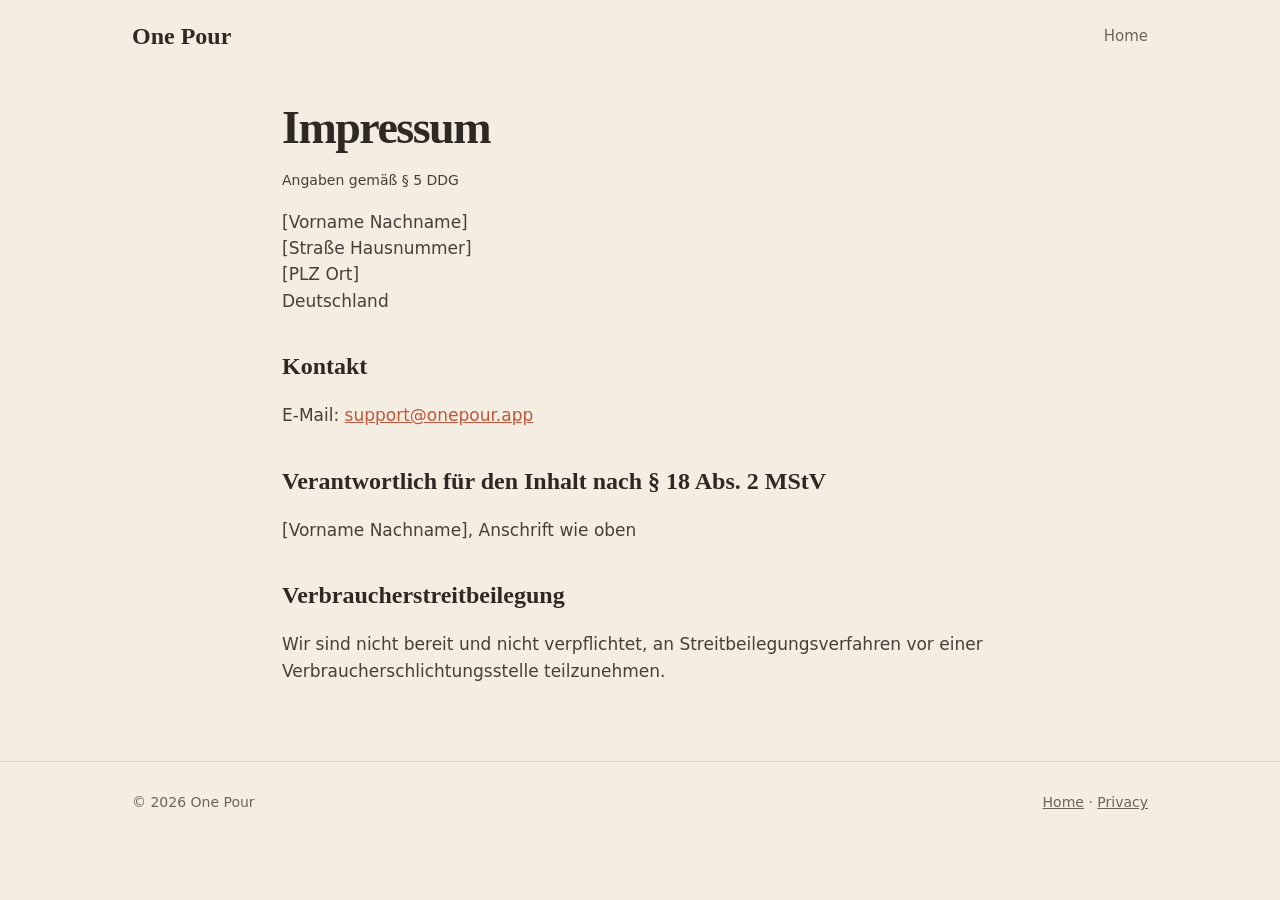
<file: impressum.html>
<!DOCTYPE html>
<html lang="de">
<head>
<meta charset="utf-8">
<meta name="viewport" content="width=device-width, initial-scale=1">
<title>Impressum — One Pour</title>
<meta name="robots" content="noindex">
<link rel="stylesheet" href="style.css">
</head>
<body>
<header class="wrap nav">
  <a class="brand" href="./">One Pour</a>
  <nav class="nav-links"><a class="keep" href="./">Home</a></nav>
</header>
<main class="wrap legal">
  <h1>Impressum</h1>
  <p class="updated">Angaben gemäß § 5 DDG</p>
  <!-- TODO before publishing: replace the bracketed fields with your real details. -->
  <p>[Vorname Nachname]<br>[Straße Hausnummer]<br>[PLZ Ort]<br>Deutschland</p>
  <h2>Kontakt</h2>
  <p>E-Mail: <a href="mailto:support@onepour.app">support@onepour.app</a></p>
  <h2>Verantwortlich für den Inhalt nach § 18 Abs. 2 MStV</h2>
  <p>[Vorname Nachname], Anschrift wie oben</p>
  <h2>Verbraucherstreitbeilegung</h2>
  <p>Wir sind nicht bereit und nicht verpflichtet, an Streitbeilegungsverfahren vor einer Verbraucherschlichtungsstelle teilzunehmen.</p>
</main>
<footer><div class="wrap"><span>© 2026 One Pour</span><span><a href="./">Home</a> · <a href="privacy.html">Privacy</a></span></div></footer>
</body>
</html>
</file>
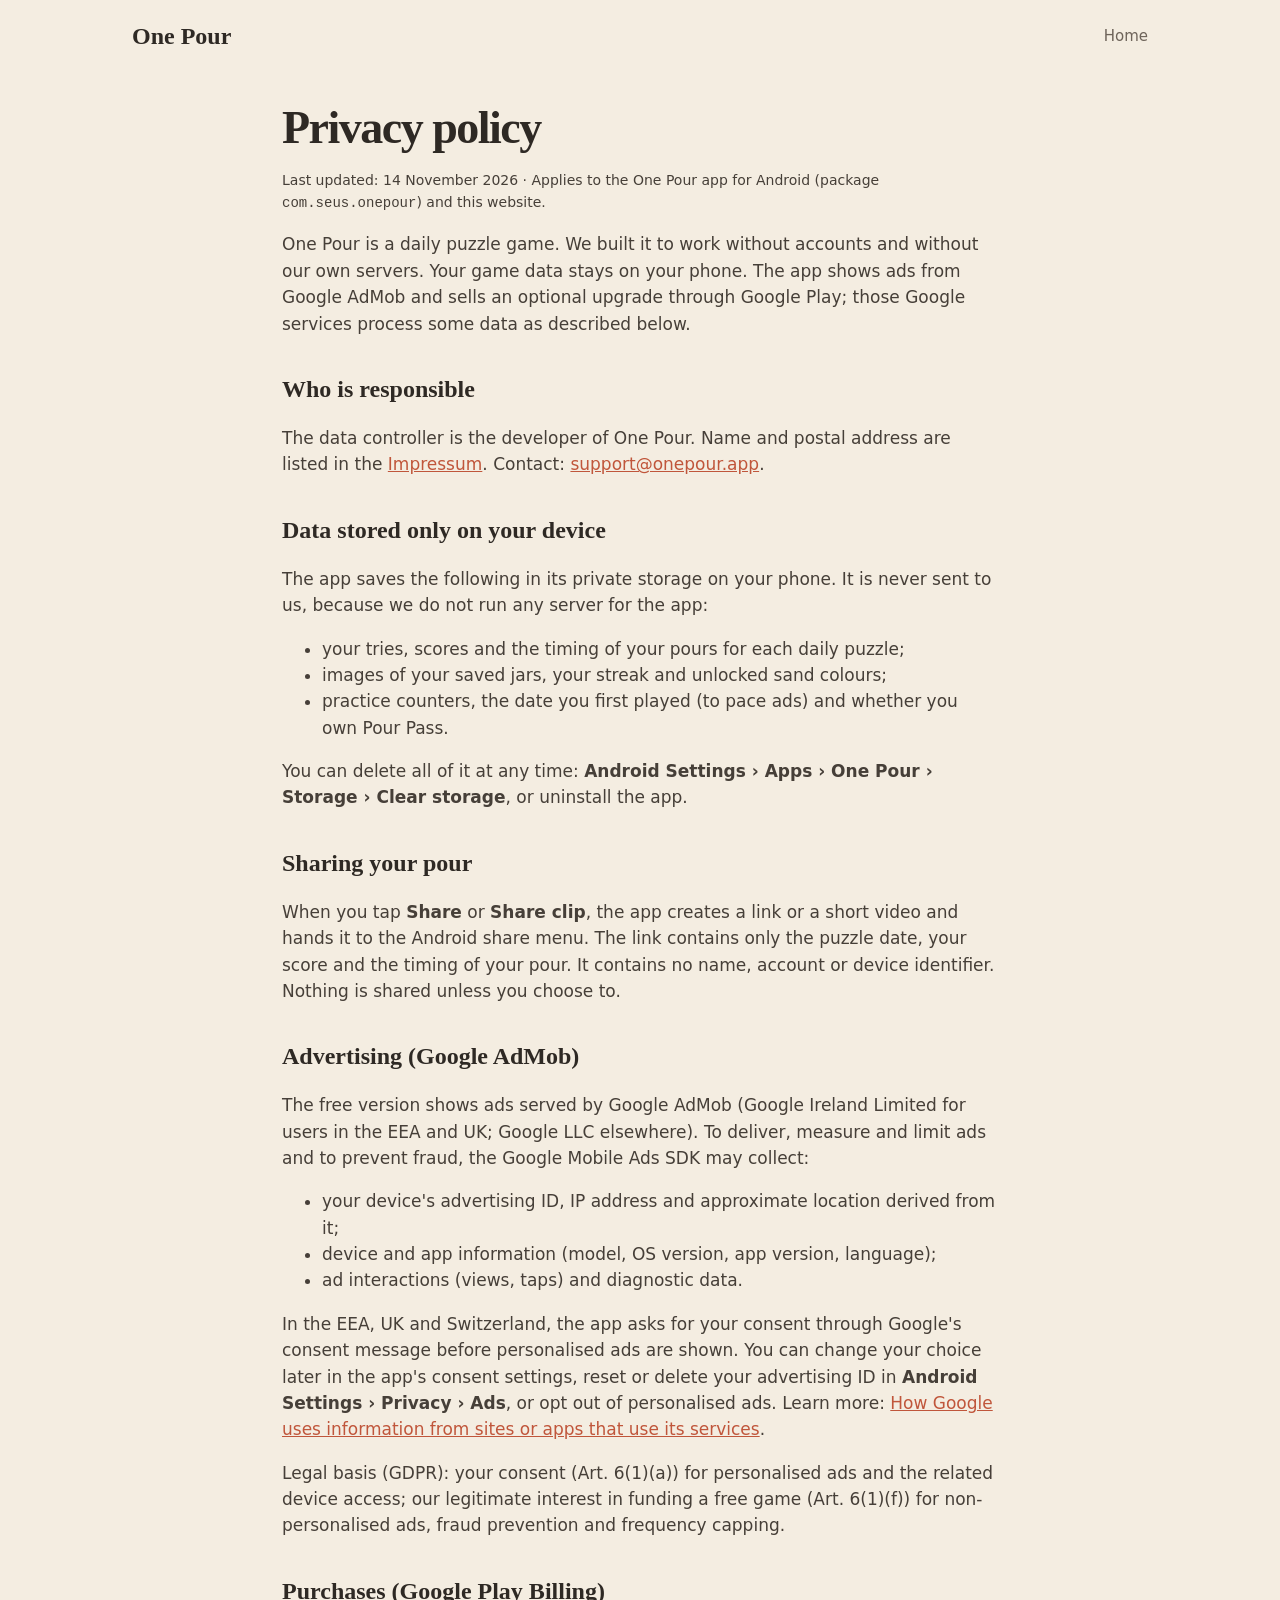
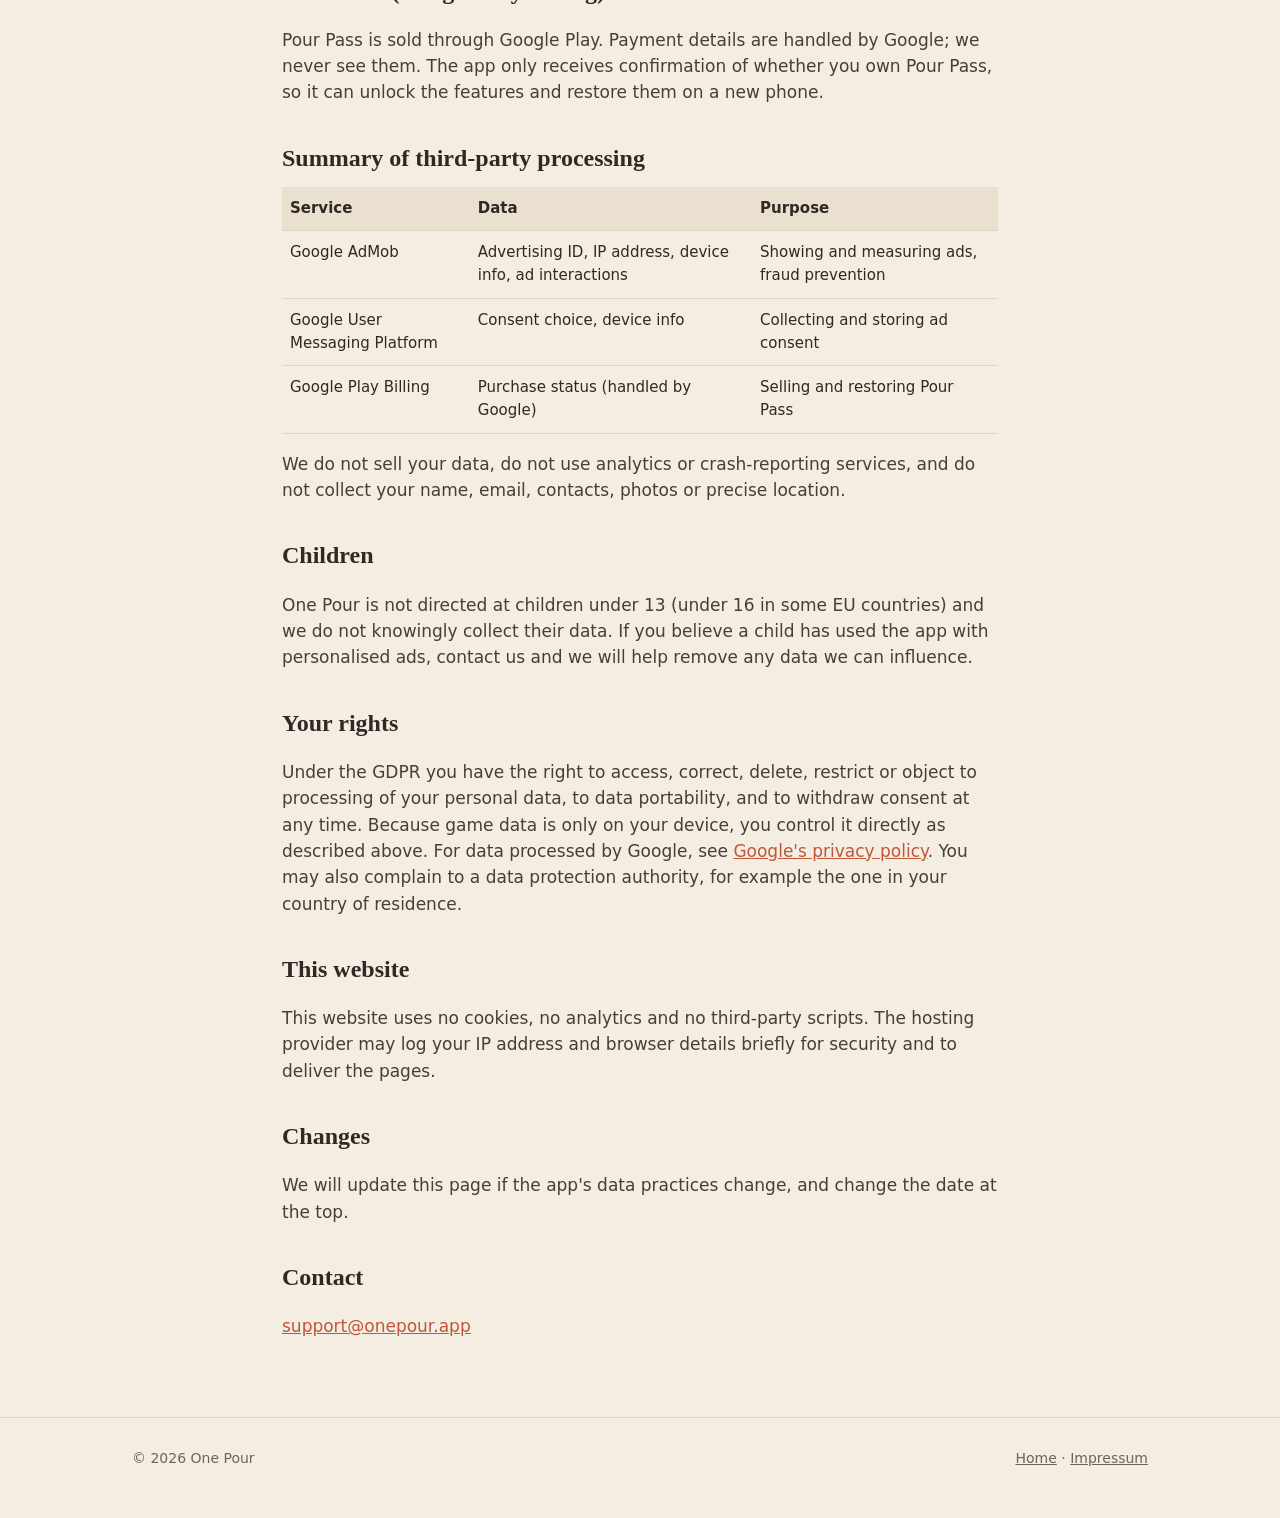
<file: privacy.html>
<!DOCTYPE html>
<html lang="en">
<head>
<meta charset="utf-8">
<meta name="viewport" content="width=device-width, initial-scale=1">
<title>Privacy policy — One Pour</title>
<meta name="description" content="How One Pour handles your data.">
<link rel="stylesheet" href="style.css">
</head>
<body>
<header class="wrap nav">
  <a class="brand" href="./">One Pour</a>
  <nav class="nav-links"><a class="keep" href="./">Home</a></nav>
</header>
<main class="wrap legal">
  <h1>Privacy policy</h1>
  <p class="updated">Last updated: 14 November 2026 · Applies to the One Pour app for Android (package <code>com.seus.onepour</code>) and this website.</p>

  <p>One Pour is a daily puzzle game. We built it to work without accounts and without our own servers. Your game data stays on your phone. The app shows ads from Google AdMob and sells an optional upgrade through Google Play; those Google services process some data as described below.</p>

  <h2>Who is responsible</h2>
  <p>The data controller is the developer of One Pour. Name and postal address are listed in the <a href="impressum.html">Impressum</a>. Contact: <a href="mailto:support@onepour.app">support@onepour.app</a>.</p>

  <h2>Data stored only on your device</h2>
  <p>The app saves the following in its private storage on your phone. It is never sent to us, because we do not run any server for the app:</p>
  <ul>
    <li>your tries, scores and the timing of your pours for each daily puzzle;</li>
    <li>images of your saved jars, your streak and unlocked sand colours;</li>
    <li>practice counters, the date you first played (to pace ads) and whether you own Pour Pass.</li>
  </ul>
  <p>You can delete all of it at any time: <b>Android Settings › Apps › One Pour › Storage › Clear storage</b>, or uninstall the app.</p>

  <h2>Sharing your pour</h2>
  <p>When you tap <b>Share</b> or <b>Share clip</b>, the app creates a link or a short video and hands it to the Android share menu. The link contains only the puzzle date, your score and the timing of your pour. It contains no name, account or device identifier. Nothing is shared unless you choose to.</p>

  <h2>Advertising (Google AdMob)</h2>
  <p>The free version shows ads served by Google AdMob (Google Ireland Limited for users in the EEA and UK; Google LLC elsewhere). To deliver, measure and limit ads and to prevent fraud, the Google Mobile Ads SDK may collect:</p>
  <ul>
    <li>your device's advertising ID, IP address and approximate location derived from it;</li>
    <li>device and app information (model, OS version, app version, language);</li>
    <li>ad interactions (views, taps) and diagnostic data.</li>
  </ul>
  <p>In the EEA, UK and Switzerland, the app asks for your consent through Google's consent message before personalised ads are shown. You can change your choice later in the app's consent settings, reset or delete your advertising ID in <b>Android Settings › Privacy › Ads</b>, or opt out of personalised ads. Learn more: <a href="https://policies.google.com/technologies/partner-sites">How Google uses information from sites or apps that use its services</a>.</p>
  <p>Legal basis (GDPR): your consent (Art. 6(1)(a)) for personalised ads and the related device access; our legitimate interest in funding a free game (Art. 6(1)(f)) for non-personalised ads, fraud prevention and frequency capping.</p>

  <h2>Purchases (Google Play Billing)</h2>
  <p>Pour Pass is sold through Google Play. Payment details are handled by Google; we never see them. The app only receives confirmation of whether you own Pour Pass, so it can unlock the features and restore them on a new phone.</p>

  <h2>Summary of third-party processing</h2>
  <table>
    <tr><th>Service</th><th>Data</th><th>Purpose</th></tr>
    <tr><td>Google AdMob</td><td>Advertising ID, IP address, device info, ad interactions</td><td>Showing and measuring ads, fraud prevention</td></tr>
    <tr><td>Google User Messaging Platform</td><td>Consent choice, device info</td><td>Collecting and storing ad consent</td></tr>
    <tr><td>Google Play Billing</td><td>Purchase status (handled by Google)</td><td>Selling and restoring Pour Pass</td></tr>
  </table>
  <p>We do not sell your data, do not use analytics or crash-reporting services, and do not collect your name, email, contacts, photos or precise location.</p>

  <h2>Children</h2>
  <p>One Pour is not directed at children under 13 (under 16 in some EU countries) and we do not knowingly collect their data. If you believe a child has used the app with personalised ads, contact us and we will help remove any data we can influence.</p>

  <h2>Your rights</h2>
  <p>Under the GDPR you have the right to access, correct, delete, restrict or object to processing of your personal data, to data portability, and to withdraw consent at any time. Because game data is only on your device, you control it directly as described above. For data processed by Google, see <a href="https://policies.google.com/privacy">Google's privacy policy</a>. You may also complain to a data protection authority, for example the one in your country of residence.</p>

  <h2>This website</h2>
  <p>This website uses no cookies, no analytics and no third-party scripts. The hosting provider may log your IP address and browser details briefly for security and to deliver the pages.</p>

  <h2>Changes</h2>
  <p>We will update this page if the app's data practices change, and change the date at the top.</p>

  <h2>Contact</h2>
  <p><a href="mailto:support@onepour.app">support@onepour.app</a></p>
</main>
<footer><div class="wrap"><span>© 2026 One Pour</span><span><a href="./">Home</a> · <a href="impressum.html">Impressum</a></span></div></footer>
</body>
</html>
</file>
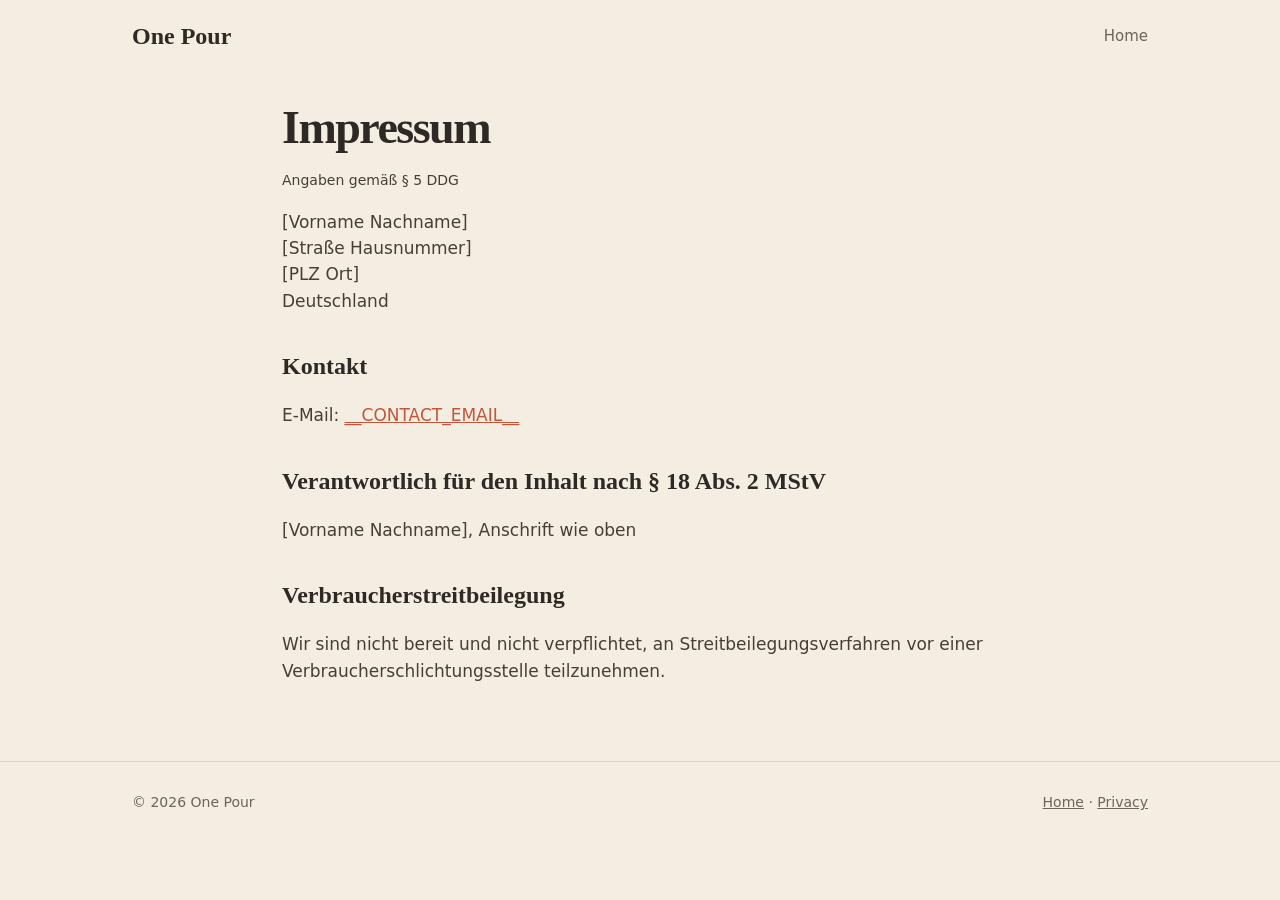
<file: onepour-repo/impressum.html>
<!DOCTYPE html>
<html lang="de">
<head>
<meta charset="utf-8">
<meta name="viewport" content="width=device-width, initial-scale=1">
<title>Impressum — One Pour</title>
<meta name="robots" content="noindex">
<link rel="stylesheet" href="style.css">
</head>
<body>
<header class="wrap nav">
  <a class="brand" href="./">One Pour</a>
  <nav class="nav-links"><a class="keep" href="./">Home</a></nav>
</header>
<main class="wrap legal">
  <h1>Impressum</h1>
  <p class="updated">Angaben gemäß § 5 DDG</p>
  <!-- TODO before publishing: replace the bracketed fields with your real details. -->
  <p>[Vorname Nachname]<br>[Straße Hausnummer]<br>[PLZ Ort]<br>Deutschland</p>
  <h2>Kontakt</h2>
  <p>E-Mail: <a href="mailto:__CONTACT_EMAIL__">__CONTACT_EMAIL__</a></p>
  <h2>Verantwortlich für den Inhalt nach § 18 Abs. 2 MStV</h2>
  <p>[Vorname Nachname], Anschrift wie oben</p>
  <h2>Verbraucherstreitbeilegung</h2>
  <p>Wir sind nicht bereit und nicht verpflichtet, an Streitbeilegungsverfahren vor einer Verbraucherschlichtungsstelle teilzunehmen.</p>
</main>
<footer><div class="wrap"><span>© 2026 One Pour</span><span><a href="./">Home</a> · <a href="privacy.html">Privacy</a></span></div></footer>
</body>
</html>
</file>
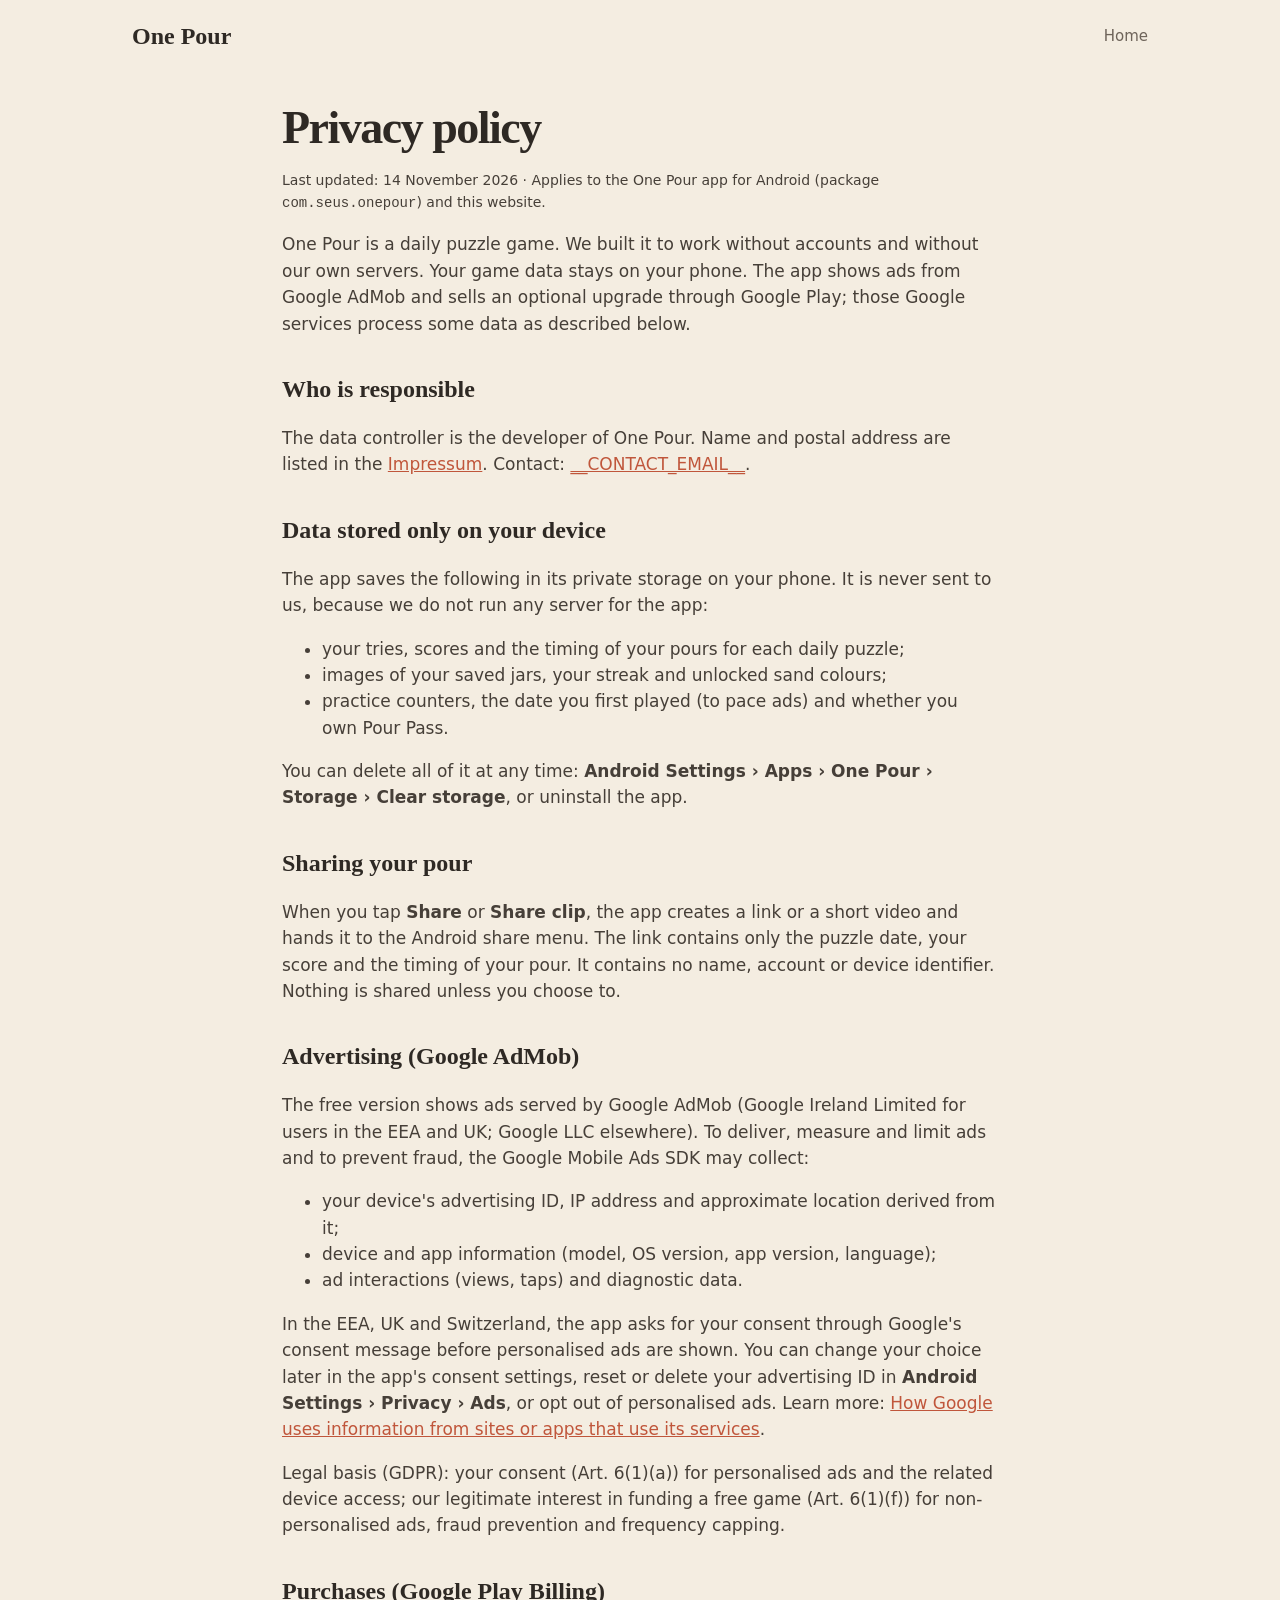
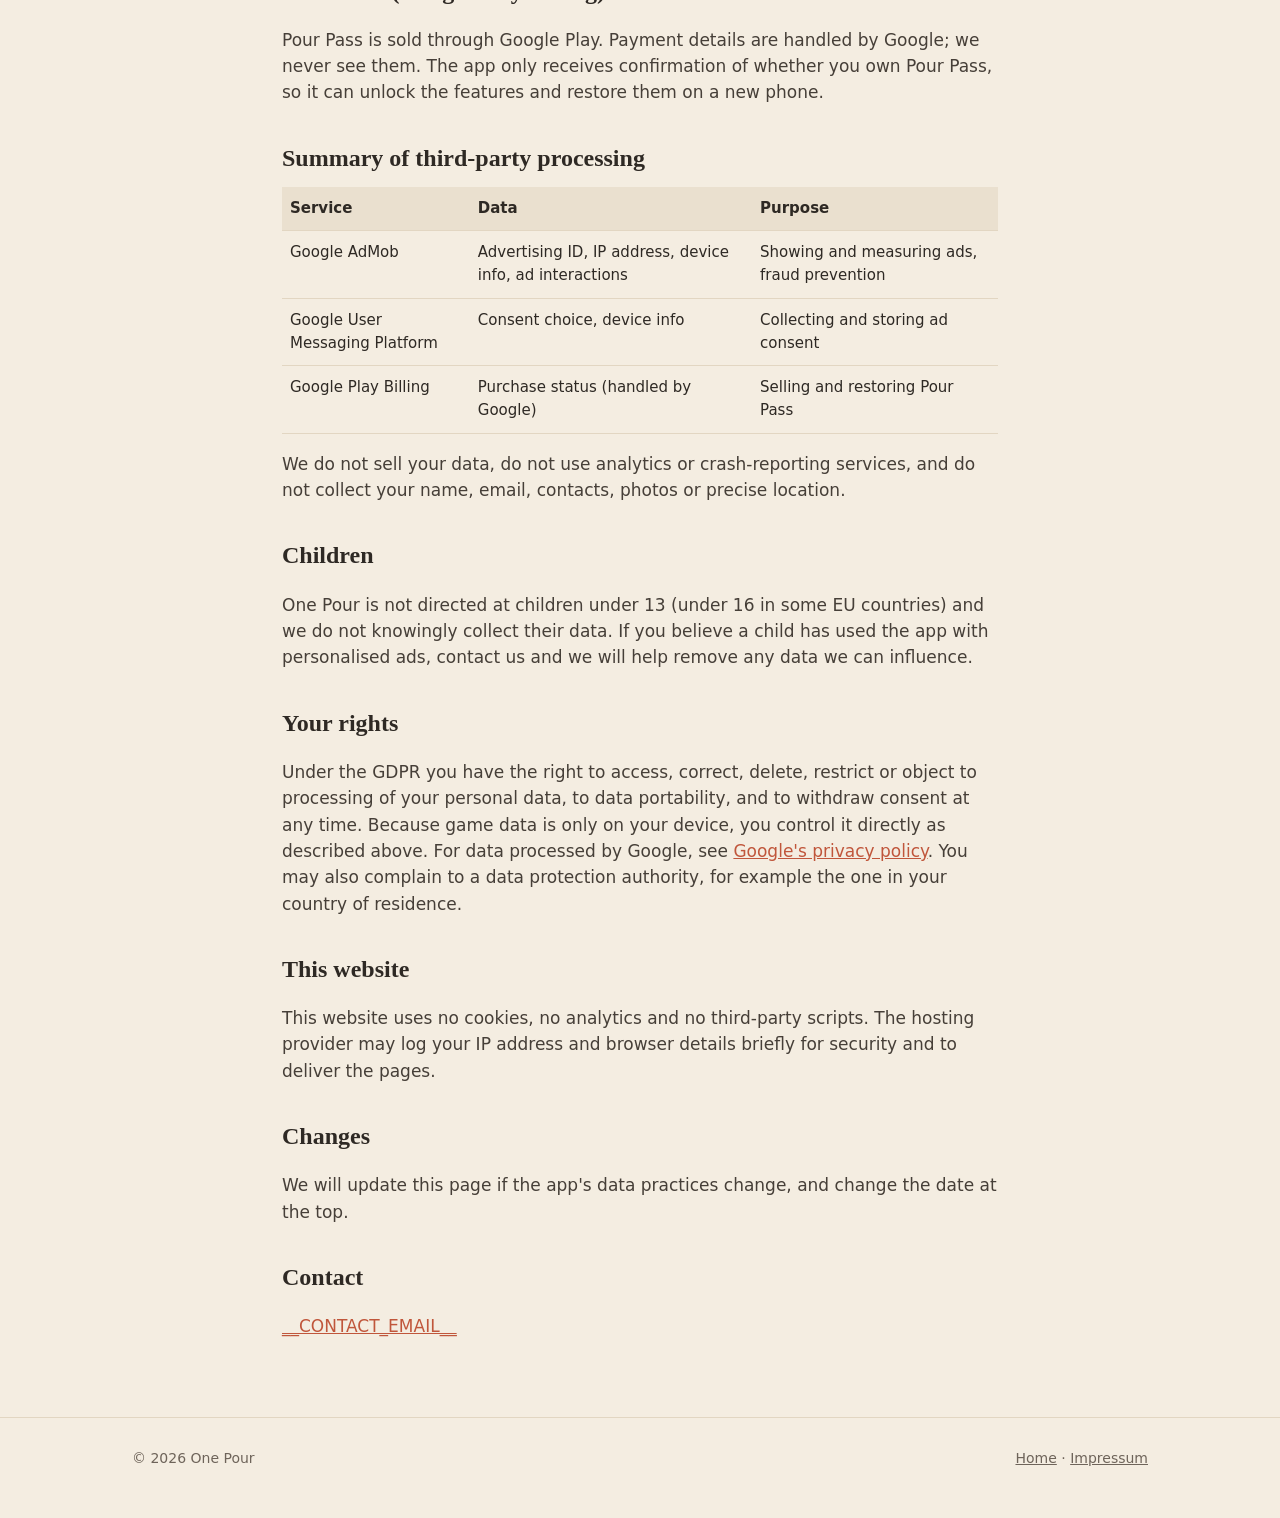
<file: onepour-repo/privacy.html>
<!DOCTYPE html>
<html lang="en">
<head>
<meta charset="utf-8">
<meta name="viewport" content="width=device-width, initial-scale=1">
<title>Privacy policy — One Pour</title>
<meta name="description" content="How One Pour handles your data.">
<link rel="stylesheet" href="style.css">
</head>
<body>
<header class="wrap nav">
  <a class="brand" href="./">One Pour</a>
  <nav class="nav-links"><a class="keep" href="./">Home</a></nav>
</header>
<main class="wrap legal">
  <h1>Privacy policy</h1>
  <p class="updated">Last updated: 14 November 2026 · Applies to the One Pour app for Android (package <code>com.seus.onepour</code>) and this website.</p>

  <p>One Pour is a daily puzzle game. We built it to work without accounts and without our own servers. Your game data stays on your phone. The app shows ads from Google AdMob and sells an optional upgrade through Google Play; those Google services process some data as described below.</p>

  <h2>Who is responsible</h2>
  <p>The data controller is the developer of One Pour. Name and postal address are listed in the <a href="impressum.html">Impressum</a>. Contact: <a href="mailto:__CONTACT_EMAIL__">__CONTACT_EMAIL__</a>.</p>

  <h2>Data stored only on your device</h2>
  <p>The app saves the following in its private storage on your phone. It is never sent to us, because we do not run any server for the app:</p>
  <ul>
    <li>your tries, scores and the timing of your pours for each daily puzzle;</li>
    <li>images of your saved jars, your streak and unlocked sand colours;</li>
    <li>practice counters, the date you first played (to pace ads) and whether you own Pour Pass.</li>
  </ul>
  <p>You can delete all of it at any time: <b>Android Settings › Apps › One Pour › Storage › Clear storage</b>, or uninstall the app.</p>

  <h2>Sharing your pour</h2>
  <p>When you tap <b>Share</b> or <b>Share clip</b>, the app creates a link or a short video and hands it to the Android share menu. The link contains only the puzzle date, your score and the timing of your pour. It contains no name, account or device identifier. Nothing is shared unless you choose to.</p>

  <h2>Advertising (Google AdMob)</h2>
  <p>The free version shows ads served by Google AdMob (Google Ireland Limited for users in the EEA and UK; Google LLC elsewhere). To deliver, measure and limit ads and to prevent fraud, the Google Mobile Ads SDK may collect:</p>
  <ul>
    <li>your device's advertising ID, IP address and approximate location derived from it;</li>
    <li>device and app information (model, OS version, app version, language);</li>
    <li>ad interactions (views, taps) and diagnostic data.</li>
  </ul>
  <p>In the EEA, UK and Switzerland, the app asks for your consent through Google's consent message before personalised ads are shown. You can change your choice later in the app's consent settings, reset or delete your advertising ID in <b>Android Settings › Privacy › Ads</b>, or opt out of personalised ads. Learn more: <a href="https://policies.google.com/technologies/partner-sites">How Google uses information from sites or apps that use its services</a>.</p>
  <p>Legal basis (GDPR): your consent (Art. 6(1)(a)) for personalised ads and the related device access; our legitimate interest in funding a free game (Art. 6(1)(f)) for non-personalised ads, fraud prevention and frequency capping.</p>

  <h2>Purchases (Google Play Billing)</h2>
  <p>Pour Pass is sold through Google Play. Payment details are handled by Google; we never see them. The app only receives confirmation of whether you own Pour Pass, so it can unlock the features and restore them on a new phone.</p>

  <h2>Summary of third-party processing</h2>
  <table>
    <tr><th>Service</th><th>Data</th><th>Purpose</th></tr>
    <tr><td>Google AdMob</td><td>Advertising ID, IP address, device info, ad interactions</td><td>Showing and measuring ads, fraud prevention</td></tr>
    <tr><td>Google User Messaging Platform</td><td>Consent choice, device info</td><td>Collecting and storing ad consent</td></tr>
    <tr><td>Google Play Billing</td><td>Purchase status (handled by Google)</td><td>Selling and restoring Pour Pass</td></tr>
  </table>
  <p>We do not sell your data, do not use analytics or crash-reporting services, and do not collect your name, email, contacts, photos or precise location.</p>

  <h2>Children</h2>
  <p>One Pour is not directed at children under 13 (under 16 in some EU countries) and we do not knowingly collect their data. If you believe a child has used the app with personalised ads, contact us and we will help remove any data we can influence.</p>

  <h2>Your rights</h2>
  <p>Under the GDPR you have the right to access, correct, delete, restrict or object to processing of your personal data, to data portability, and to withdraw consent at any time. Because game data is only on your device, you control it directly as described above. For data processed by Google, see <a href="https://policies.google.com/privacy">Google's privacy policy</a>. You may also complain to a data protection authority, for example the one in your country of residence.</p>

  <h2>This website</h2>
  <p>This website uses no cookies, no analytics and no third-party scripts. The hosting provider may log your IP address and browser details briefly for security and to deliver the pages.</p>

  <h2>Changes</h2>
  <p>We will update this page if the app's data practices change, and change the date at the top.</p>

  <h2>Contact</h2>
  <p><a href="mailto:__CONTACT_EMAIL__">__CONTACT_EMAIL__</a></p>
</main>
<footer><div class="wrap"><span>© 2026 One Pour</span><span><a href="./">Home</a> · <a href="impressum.html">Impressum</a></span></div></footer>
</body>
</html>
</file>
<file: style.css>
:root {
  --paper: #F4EDE1; --paper-2: #EAE0CF; --card: #FBF7F0; --line: #E2D6C2;
  --ink: #2E2924; --ink-2: #6E645A; --accent: #C0563B; --sand: #D9A75E;
  --serif: Georgia, "Times New Roman", serif;
  --sans: system-ui, -apple-system, "Segoe UI", Roboto, sans-serif;
}
* { box-sizing: border-box; }
html { scroll-behavior: smooth; }
body { margin: 0; background: var(--paper); color: var(--ink); font-family: var(--sans); line-height: 1.55; font-size: 17px; }
a { color: var(--accent); }
img { max-width: 100%; display: block; }
.wrap { max-width: 1060px; margin: 0 auto; padding: 0 22px; }

/* nav */
.nav { display: flex; align-items: center; justify-content: space-between; padding-top: 18px; padding-bottom: 18px; }
.brand { font-family: var(--serif); font-weight: 700; font-size: 24px; color: var(--ink); text-decoration: none; display: flex; align-items: center; gap: 10px; }
.nav-links { display: flex; gap: 20px; font-size: 15px; }
.nav-links a { color: var(--ink-2); text-decoration: none; }
.nav-links a:hover { color: var(--ink); }

/* hero */
.hero { display: grid; grid-template-columns: 1.1fr 0.9fr; gap: 48px; align-items: center; padding-top: 40px; padding-bottom: 70px; }
.eyebrow { text-transform: uppercase; letter-spacing: 0.12em; font-size: 12px; font-weight: 700; color: var(--accent); }
h1 { font-family: var(--serif); font-size: clamp(44px, 7vw, 76px); line-height: 1.02; letter-spacing: -1.5px; margin: 12px 0 18px; }
.lead { font-size: 20px; color: var(--ink-2); max-width: 30ch; margin: 0 0 28px; }
.cta { display: inline-flex; align-items: center; gap: 12px; background: var(--ink); color: var(--paper); text-decoration: none;
  padding: 14px 22px; border-radius: 14px; font-weight: 600; }
.cta small { display: block; font-size: 11px; font-weight: 500; opacity: 0.75; letter-spacing: 0.04em; text-transform: uppercase; }
.cta b { display: block; font-size: 18px; line-height: 1.1; }
.cta svg { flex: none; }
.cta:hover { background: #000; }
.cta-note { font-size: 14px; color: var(--ink-2); margin-top: 12px; }

.demo-card { background: var(--card); border: 1px solid var(--line); border-radius: 26px; padding: 18px; box-shadow: 0 30px 60px -30px rgba(46,41,36,0.35); }
.demo-top { display: flex; justify-content: space-between; font-size: 13px; color: var(--ink-2); padding: 0 4px 10px; }
.demo-top b { color: var(--ink); }
#demo { width: 100%; aspect-ratio: 96 / 150; image-rendering: pixelated; border-radius: 14px; background: var(--paper); display: block; }
.demo-score { text-align: center; font-family: var(--serif); font-size: 30px; font-weight: 700; min-height: 44px; padding-top: 8px; font-variant-numeric: tabular-nums; }

/* sections */
section { padding: 64px 0; }
.section-title { font-family: var(--serif); font-size: clamp(30px, 4vw, 42px); letter-spacing: -0.5px; margin: 0 0 10px; }
.section-lead { color: var(--ink-2); max-width: 60ch; margin: 0 0 36px; }
.steps { display: grid; grid-template-columns: repeat(3, 1fr); gap: 20px; counter-reset: s; }
.step { background: var(--card); border: 1px solid var(--line); border-radius: 18px; padding: 22px; }
.step::before { counter-increment: s; content: counter(s); font-family: var(--serif); font-size: 34px; font-weight: 700; color: var(--accent); }
.step h3 { margin: 6px 0 6px; font-size: 19px; }
.step p { margin: 0; color: var(--ink-2); font-size: 15.5px; }

.shots { display: grid; grid-template-columns: repeat(4, 1fr); gap: 18px; }
.shots figure { margin: 0; }
.shots img { border-radius: 18px; border: 1px solid var(--line); box-shadow: 0 16px 30px -22px rgba(46,41,36,0.5); }
.shots figcaption { font-size: 14px; color: var(--ink-2); margin-top: 10px; text-align: center; }

.features { display: grid; grid-template-columns: repeat(2, 1fr); gap: 18px 40px; }
.feature { display: grid; grid-template-columns: 44px 1fr; gap: 14px; align-items: start; }
.feature .ico { width: 44px; height: 44px; border-radius: 12px; background: var(--paper-2); display: grid; place-items: center; }
.feature h3 { margin: 2px 0 4px; font-size: 18px; }
.feature p { margin: 0; color: var(--ink-2); font-size: 15.5px; }

.week { display: grid; grid-template-columns: repeat(7, 1fr); gap: 8px; }
.day { background: var(--card); border: 1px solid var(--line); border-radius: 14px; padding: 14px 8px; text-align: center; }
.day b { display: block; font-size: 14px; }
.day span { font-size: 12px; color: var(--ink-2); }
.bars { display: flex; gap: 3px; justify-content: center; height: 34px; align-items: flex-end; margin: 8px 0; }
.bars i { width: 7px; background: var(--sand); border-radius: 2px 2px 0 0; }

.pass { background: var(--ink); color: var(--paper); border-radius: 26px; padding: 40px; display: grid; grid-template-columns: 1.2fr 1fr; gap: 30px; align-items: center; }
.pass h2 { font-family: var(--serif); font-size: 36px; margin: 0 0 8px; }
.pass p { color: #D8CDBD; margin: 0; }
.prices { display: grid; gap: 10px; }
.price { border: 1px solid #5A5148; border-radius: 14px; padding: 14px 18px; display: flex; justify-content: space-between; }
.price b { font-size: 20px; }

.faq details { border-bottom: 1px solid var(--line); padding: 16px 0; }
.faq summary { font-weight: 600; cursor: pointer; list-style: none; display: flex; justify-content: space-between; }
.faq summary::after { content: "+"; color: var(--accent); font-size: 22px; line-height: 1; }
.faq details[open] summary::after { content: "–"; }
.faq p { color: var(--ink-2); margin: 10px 0 0; }

footer { border-top: 1px solid var(--line); padding: 30px 0 50px; font-size: 14px; color: var(--ink-2); }
footer .wrap { display: flex; justify-content: space-between; gap: 20px; flex-wrap: wrap; }
footer a { color: var(--ink-2); }

/* legal pages */
.legal { max-width: 760px; padding-top: 20px; padding-bottom: 60px; }
.legal h1 { font-size: 46px; }
.legal h2 { font-family: var(--serif); font-size: 24px; margin: 34px 0 8px; }
.legal p, .legal li { color: #463F38; }
.legal table { width: 100%; border-collapse: collapse; font-size: 15px; margin: 10px 0; }
.legal th, .legal td { text-align: left; border-bottom: 1px solid var(--line); padding: 10px 8px; vertical-align: top; }
.legal th { background: var(--paper-2); }
.updated { color: var(--ink-2); font-size: 14px; }

/* ghost page */
.ghost { max-width: 520px; margin: 40px auto; text-align: center; padding: 0 20px; }
.ghost .card { background: var(--card); border: 1px solid var(--line); border-radius: 22px; padding: 28px; }
.ghost h1 { font-size: 40px; }
.ghost .score { font-family: var(--serif); font-size: 64px; font-weight: 700; margin: 6px 0; }
.ghost .btns { display: grid; gap: 10px; margin-top: 18px; }
.btn2 { display: block; border: 1.5px solid var(--ink); border-radius: 12px; padding: 12px; text-decoration: none; color: var(--ink); font-weight: 600; background: transparent; font: inherit; cursor: pointer; }
.btn2.primary { background: var(--ink); color: var(--paper); }
code.codebox { display: block; word-break: break-all; background: #fff; border: 1px solid var(--line); border-radius: 10px; padding: 10px; font-size: 12px; text-align: left; margin-top: 8px; }

@media (max-width: 860px) {
  .hero { grid-template-columns: 1fr; padding-top: 10px; gap: 32px; }
  .demo-card { max-width: 380px; margin: 0 auto; }
  .steps, .features, .pass { grid-template-columns: 1fr; }
  .shots { grid-template-columns: repeat(2, 1fr); }
  .week { grid-template-columns: repeat(4, 1fr); }
  .nav-links a:not(.keep) { display: none; }
}
</file>
<file: onepour-repo/style.css>
:root {
  --paper: #F4EDE1; --paper-2: #EAE0CF; --card: #FBF7F0; --line: #E2D6C2;
  --ink: #2E2924; --ink-2: #6E645A; --accent: #C0563B; --sand: #D9A75E;
  --serif: Georgia, "Times New Roman", serif;
  --sans: system-ui, -apple-system, "Segoe UI", Roboto, sans-serif;
}
* { box-sizing: border-box; }
html { scroll-behavior: smooth; }
body { margin: 0; background: var(--paper); color: var(--ink); font-family: var(--sans); line-height: 1.55; font-size: 17px; }
a { color: var(--accent); }
img { max-width: 100%; display: block; }
.wrap { max-width: 1060px; margin: 0 auto; padding: 0 22px; }

/* nav */
.nav { display: flex; align-items: center; justify-content: space-between; padding-top: 18px; padding-bottom: 18px; }
.brand { font-family: var(--serif); font-weight: 700; font-size: 24px; color: var(--ink); text-decoration: none; display: flex; align-items: center; gap: 10px; }
.nav-links { display: flex; gap: 20px; font-size: 15px; }
.nav-links a { color: var(--ink-2); text-decoration: none; }
.nav-links a:hover { color: var(--ink); }

/* hero */
.hero { display: grid; grid-template-columns: 1.1fr 0.9fr; gap: 48px; align-items: center; padding-top: 40px; padding-bottom: 70px; }
.eyebrow { text-transform: uppercase; letter-spacing: 0.12em; font-size: 12px; font-weight: 700; color: var(--accent); }
h1 { font-family: var(--serif); font-size: clamp(44px, 7vw, 76px); line-height: 1.02; letter-spacing: -1.5px; margin: 12px 0 18px; }
.lead { font-size: 20px; color: var(--ink-2); max-width: 30ch; margin: 0 0 28px; }
.cta { display: inline-flex; align-items: center; gap: 12px; background: var(--ink); color: var(--paper); text-decoration: none;
  padding: 14px 22px; border-radius: 14px; font-weight: 600; }
.cta small { display: block; font-size: 11px; font-weight: 500; opacity: 0.75; letter-spacing: 0.04em; text-transform: uppercase; }
.cta b { display: block; font-size: 18px; line-height: 1.1; }
.cta svg { flex: none; }
.cta:hover { background: #000; }
.cta-note { font-size: 14px; color: var(--ink-2); margin-top: 12px; }

.demo-card { background: var(--card); border: 1px solid var(--line); border-radius: 26px; padding: 18px; box-shadow: 0 30px 60px -30px rgba(46,41,36,0.35); }
.demo-top { display: flex; justify-content: space-between; font-size: 13px; color: var(--ink-2); padding: 0 4px 10px; }
.demo-top b { color: var(--ink); }
#demo { width: 100%; aspect-ratio: 96 / 150; image-rendering: pixelated; border-radius: 14px; background: var(--paper); display: block; }
.demo-score { text-align: center; font-family: var(--serif); font-size: 30px; font-weight: 700; min-height: 44px; padding-top: 8px; font-variant-numeric: tabular-nums; }

/* sections */
section { padding: 64px 0; }
.section-title { font-family: var(--serif); font-size: clamp(30px, 4vw, 42px); letter-spacing: -0.5px; margin: 0 0 10px; }
.section-lead { color: var(--ink-2); max-width: 60ch; margin: 0 0 36px; }
.steps { display: grid; grid-template-columns: repeat(3, 1fr); gap: 20px; counter-reset: s; }
.step { background: var(--card); border: 1px solid var(--line); border-radius: 18px; padding: 22px; }
.step::before { counter-increment: s; content: counter(s); font-family: var(--serif); font-size: 34px; font-weight: 700; color: var(--accent); }
.step h3 { margin: 6px 0 6px; font-size: 19px; }
.step p { margin: 0; color: var(--ink-2); font-size: 15.5px; }

.shots { display: grid; grid-template-columns: repeat(4, 1fr); gap: 18px; }
.shots figure { margin: 0; }
.shots img { border-radius: 18px; border: 1px solid var(--line); box-shadow: 0 16px 30px -22px rgba(46,41,36,0.5); }
.shots figcaption { font-size: 14px; color: var(--ink-2); margin-top: 10px; text-align: center; }

.features { display: grid; grid-template-columns: repeat(2, 1fr); gap: 18px 40px; }
.feature { display: grid; grid-template-columns: 44px 1fr; gap: 14px; align-items: start; }
.feature .ico { width: 44px; height: 44px; border-radius: 12px; background: var(--paper-2); display: grid; place-items: center; }
.feature h3 { margin: 2px 0 4px; font-size: 18px; }
.feature p { margin: 0; color: var(--ink-2); font-size: 15.5px; }

.week { display: grid; grid-template-columns: repeat(7, 1fr); gap: 8px; }
.day { background: var(--card); border: 1px solid var(--line); border-radius: 14px; padding: 14px 8px; text-align: center; }
.day b { display: block; font-size: 14px; }
.day span { font-size: 12px; color: var(--ink-2); }
.bars { display: flex; gap: 3px; justify-content: center; height: 34px; align-items: flex-end; margin: 8px 0; }
.bars i { width: 7px; background: var(--sand); border-radius: 2px 2px 0 0; }

.pass { background: var(--ink); color: var(--paper); border-radius: 26px; padding: 40px; display: grid; grid-template-columns: 1.2fr 1fr; gap: 30px; align-items: center; }
.pass h2 { font-family: var(--serif); font-size: 36px; margin: 0 0 8px; }
.pass p { color: #D8CDBD; margin: 0; }
.prices { display: grid; gap: 10px; }
.price { border: 1px solid #5A5148; border-radius: 14px; padding: 14px 18px; display: flex; justify-content: space-between; }
.price b { font-size: 20px; }

.faq details { border-bottom: 1px solid var(--line); padding: 16px 0; }
.faq summary { font-weight: 600; cursor: pointer; list-style: none; display: flex; justify-content: space-between; }
.faq summary::after { content: "+"; color: var(--accent); font-size: 22px; line-height: 1; }
.faq details[open] summary::after { content: "–"; }
.faq p { color: var(--ink-2); margin: 10px 0 0; }

footer { border-top: 1px solid var(--line); padding: 30px 0 50px; font-size: 14px; color: var(--ink-2); }
footer .wrap { display: flex; justify-content: space-between; gap: 20px; flex-wrap: wrap; }
footer a { color: var(--ink-2); }

/* legal pages */
.legal { max-width: 760px; padding-top: 20px; padding-bottom: 60px; }
.legal h1 { font-size: 46px; }
.legal h2 { font-family: var(--serif); font-size: 24px; margin: 34px 0 8px; }
.legal p, .legal li { color: #463F38; }
.legal table { width: 100%; border-collapse: collapse; font-size: 15px; margin: 10px 0; }
.legal th, .legal td { text-align: left; border-bottom: 1px solid var(--line); padding: 10px 8px; vertical-align: top; }
.legal th { background: var(--paper-2); }
.updated { color: var(--ink-2); font-size: 14px; }

/* ghost page */
.ghost { max-width: 520px; margin: 40px auto; text-align: center; padding: 0 20px; }
.ghost .card { background: var(--card); border: 1px solid var(--line); border-radius: 22px; padding: 28px; }
.ghost h1 { font-size: 40px; }
.ghost .score { font-family: var(--serif); font-size: 64px; font-weight: 700; margin: 6px 0; }
.ghost .btns { display: grid; gap: 10px; margin-top: 18px; }
.btn2 { display: block; border: 1.5px solid var(--ink); border-radius: 12px; padding: 12px; text-decoration: none; color: var(--ink); font-weight: 600; background: transparent; font: inherit; cursor: pointer; }
.btn2.primary { background: var(--ink); color: var(--paper); }
code.codebox { display: block; word-break: break-all; background: #fff; border: 1px solid var(--line); border-radius: 10px; padding: 10px; font-size: 12px; text-align: left; margin-top: 8px; }

@media (max-width: 860px) {
  .hero { grid-template-columns: 1fr; padding-top: 10px; gap: 32px; }
  .demo-card { max-width: 380px; margin: 0 auto; }
  .steps, .features, .pass { grid-template-columns: 1fr; }
  .shots { grid-template-columns: repeat(2, 1fr); }
  .week { grid-template-columns: repeat(4, 1fr); }
  .nav-links a:not(.keep) { display: none; }
}
</file>
